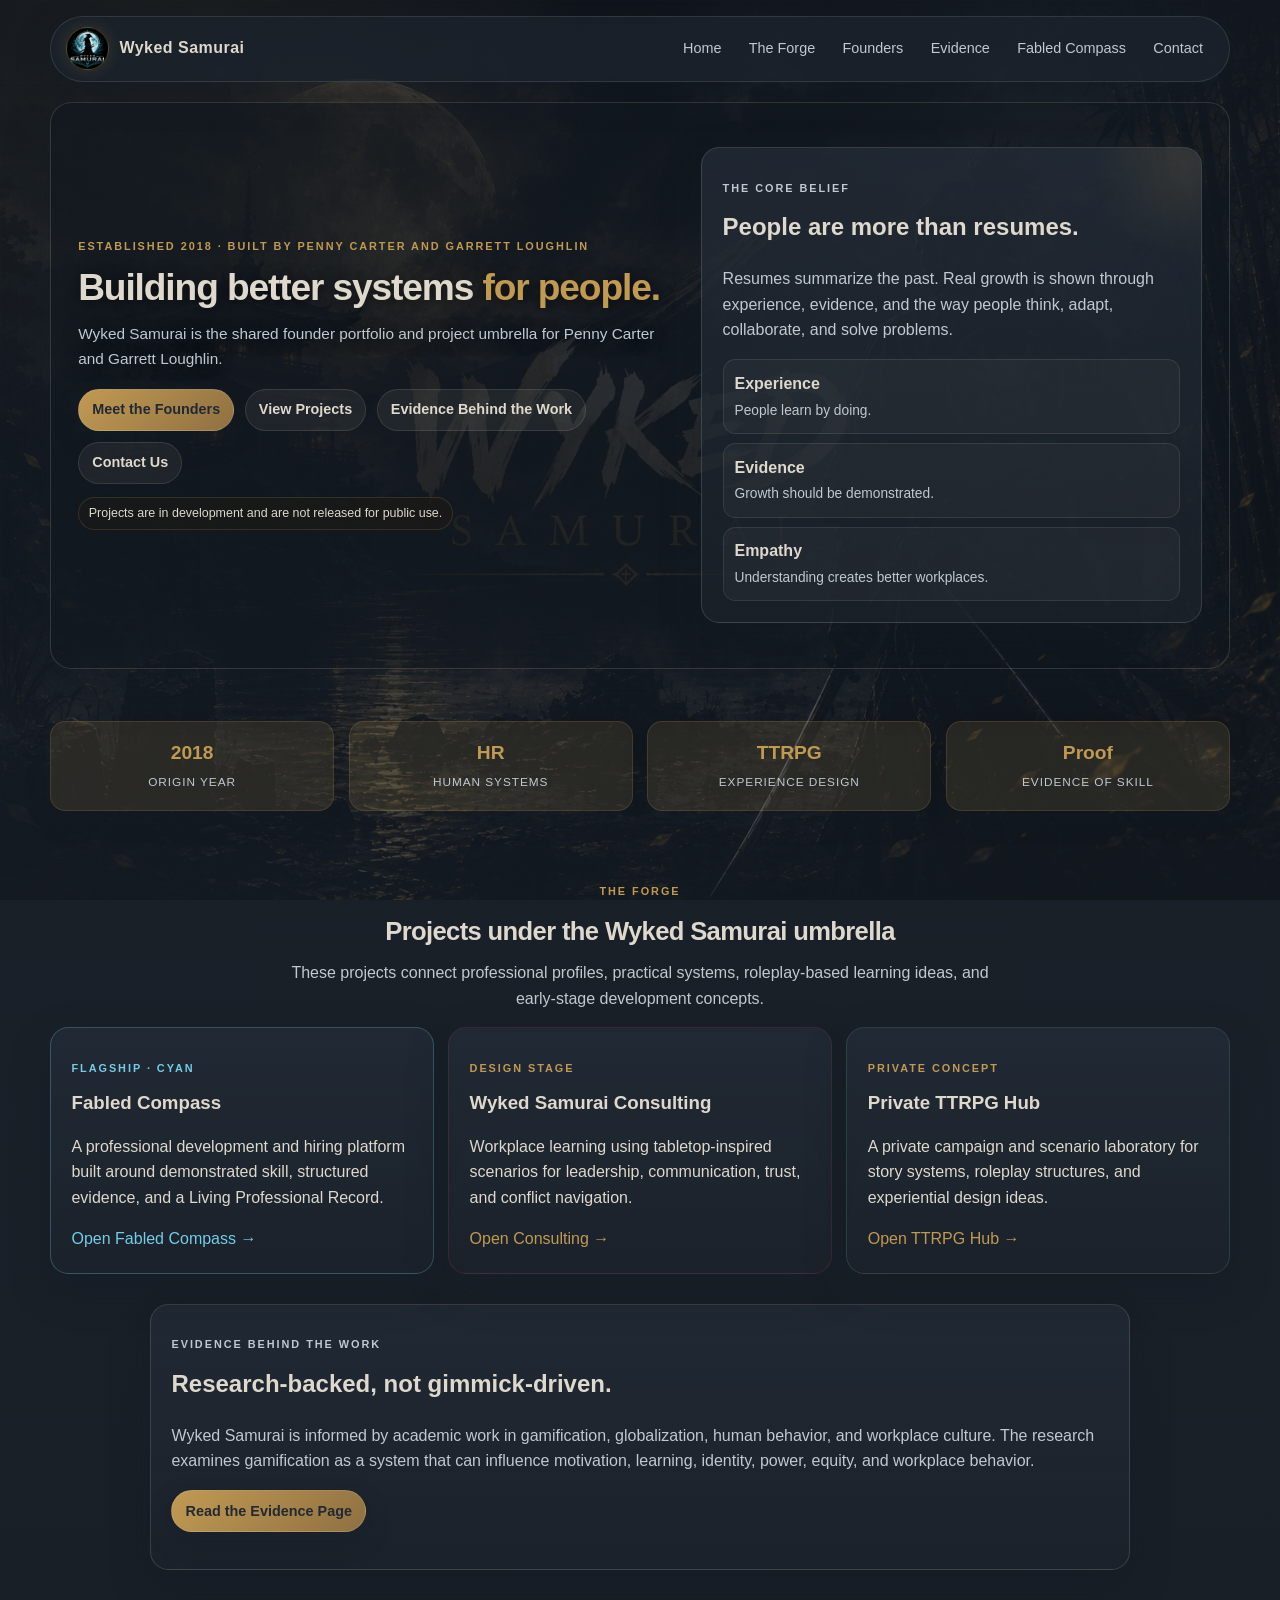
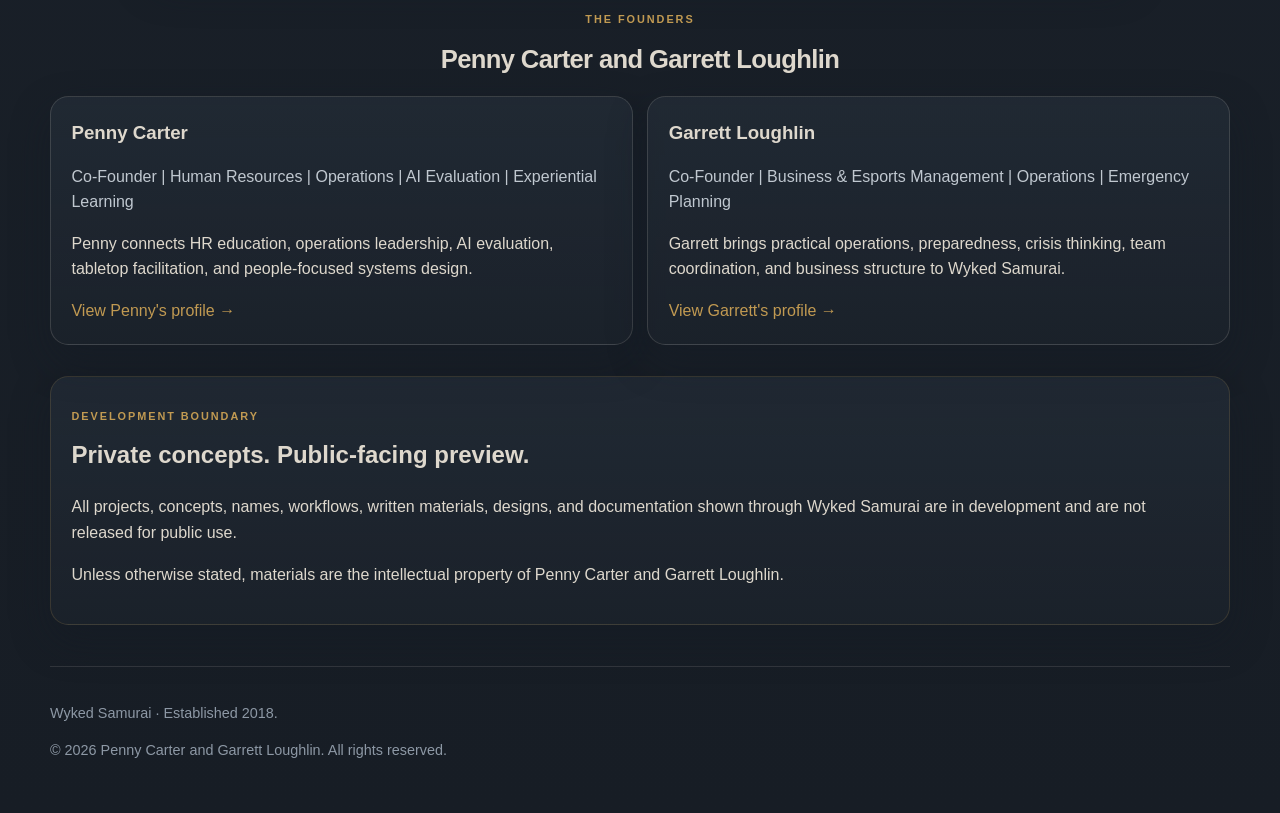
<file: index.html>
<!DOCTYPE html>
<html lang="en">
<head>
  <meta charset="UTF-8" />
  <meta name="viewport" content="width=device-width, initial-scale=1.0" />
  <title>Wyked Samurai | Founder Portfolio</title>
  <link rel="stylesheet" href="assets/styles-crisp.css" />
  <link rel="stylesheet" href="assets/background.css" />
  <link rel="stylesheet" href="assets/background-visible.css" />
</head>
<body>
  <header class="site-header">
    <a class="brand" href="index.html">Wyked Samurai</a>
    <nav>
      <a href="index.html">Home</a>
      <a href="#forge">The Forge</a>
      <a href="#founders">Founders</a>
      <a href="evidence.html">Evidence</a>
      <a href="https://fabled-compass.vercel.app/">Fabled Compass</a>
      <a href="contact.html">Contact</a>
    </nav>
  </header>

  <main>
    <section class="hero">
      <div class="hero-copy">
        <p class="eyebrow">Established 2018 · Built by Penny Carter and Garrett Loughlin</p>
        <h1>Building better systems <span>for people.</span></h1>
        <p class="lead">Wyked Samurai is the shared founder portfolio and project umbrella for Penny Carter and Garrett Loughlin.</p>
        <div class="button-row">
          <a class="button primary" href="#founders">Meet the Founders</a>
          <a class="button secondary" href="#forge">View Projects</a>
          <a class="button secondary" href="evidence.html">Evidence Behind the Work</a>
          <a class="button secondary" href="contact.html">Contact Us</a>
        </div>
        <p class="notice">Projects are in development and are not released for public use.</p>
      </div>

      <aside class="hero-panel">
        <p class="eyebrow">The core belief</p>
        <h2>People are more than resumes.</h2>
        <p>Resumes summarize the past. Real growth is shown through experience, evidence, and the way people think, adapt, collaborate, and solve problems.</p>
        <div class="stat-list">
          <div class="stat"><strong>Experience</strong><span>People learn by doing.</span></div>
          <div class="stat"><strong>Evidence</strong><span>Growth should be demonstrated.</span></div>
          <div class="stat"><strong>Empathy</strong><span>Understanding creates better workplaces.</span></div>
        </div>
      </aside>
    </section>

    <section class="metric-row" aria-label="Wyked Samurai focus areas">
      <div class="metric"><div><strong>2018</strong><span>Origin Year</span></div></div>
      <div class="metric"><div><strong>HR</strong><span>Human Systems</span></div></div>
      <div class="metric"><div><strong>TTRPG</strong><span>Experience Design</span></div></div>
      <div class="metric"><div><strong>Proof</strong><span>Evidence of Skill</span></div></div>
    </section>

    <section id="forge">
      <div class="section-heading">
        <p class="eyebrow">The Forge</p>
        <h2>Projects under the Wyked Samurai umbrella</h2>
        <p>These projects connect professional profiles, practical systems, roleplay-based learning ideas, and early-stage development concepts.</p>
      </div>
      <div class="grid three">
        <article class="card project-card fabled">
          <p class="eyebrow">Flagship · Cyan</p>
          <h3>Fabled Compass</h3>
          <p>A professional development and hiring platform built around demonstrated skill, structured evidence, and a Living Professional Record.</p>
          <a href="https://fabled-compass.vercel.app/">Open Fabled Compass →</a>
        </article>
        <article class="card project-card consulting">
          <p class="eyebrow">Design Stage</p>
          <h3>Wyked Samurai Consulting</h3>
          <p>Workplace learning using tabletop-inspired scenarios for leadership, communication, trust, and conflict navigation.</p>
          <a href="projects/consulting.html">Open Consulting →</a>
        </article>
        <article class="card project-card ttrpg">
          <p class="eyebrow">Private Concept</p>
          <h3>Private TTRPG Hub</h3>
          <p>A private campaign and scenario laboratory for story systems, roleplay structures, and experiential design ideas.</p>
          <a href="projects/ttrpg-hub.html">Open TTRPG Hub →</a>
        </article>
      </div>
    </section>

    <section class="story-panel">
      <p class="eyebrow">Evidence Behind the Work</p>
      <h2>Research-backed, not gimmick-driven.</h2>
      <p>Wyked Samurai is informed by academic work in gamification, globalization, human behavior, and workplace culture. The research examines gamification as a system that can influence motivation, learning, identity, power, equity, and workplace behavior.</p>
      <p><a class="button primary" href="evidence.html">Read the Evidence Page</a></p>
    </section>

    <section id="founders">
      <div class="section-heading">
        <p class="eyebrow">The Founders</p>
        <h2>Penny Carter and Garrett Loughlin</h2>
      </div>
      <div class="grid two">
        <article class="card">
          <h3>Penny Carter</h3>
          <p class="role">Co-Founder | Human Resources | Operations | AI Evaluation | Experiential Learning</p>
          <p>Penny connects HR education, operations leadership, AI evaluation, tabletop facilitation, and people-focused systems design.</p>
          <a href="founders/penny.html">View Penny's profile →</a>
        </article>
        <article class="card">
          <h3>Garrett Loughlin</h3>
          <p class="role">Co-Founder | Business & Esports Management | Operations | Emergency Planning</p>
          <p>Garrett brings practical operations, preparedness, crisis thinking, team coordination, and business structure to Wyked Samurai.</p>
          <a href="founders/garrett.html">View Garrett's profile →</a>
        </article>
      </div>
    </section>

    <section class="ip-block">
      <p class="eyebrow">Development Boundary</p>
      <h2>Private concepts. Public-facing preview.</h2>
      <p>All projects, concepts, names, workflows, written materials, designs, and documentation shown through Wyked Samurai are in development and are not released for public use.</p>
      <p>Unless otherwise stated, materials are the intellectual property of Penny Carter and Garrett Loughlin.</p>
    </section>
  </main>

  <footer>
    <p>Wyked Samurai · Established 2018.</p>
    <p>© 2026 Penny Carter and Garrett Loughlin. All rights reserved.</p>
  </footer>
</body>
</html>
</file>
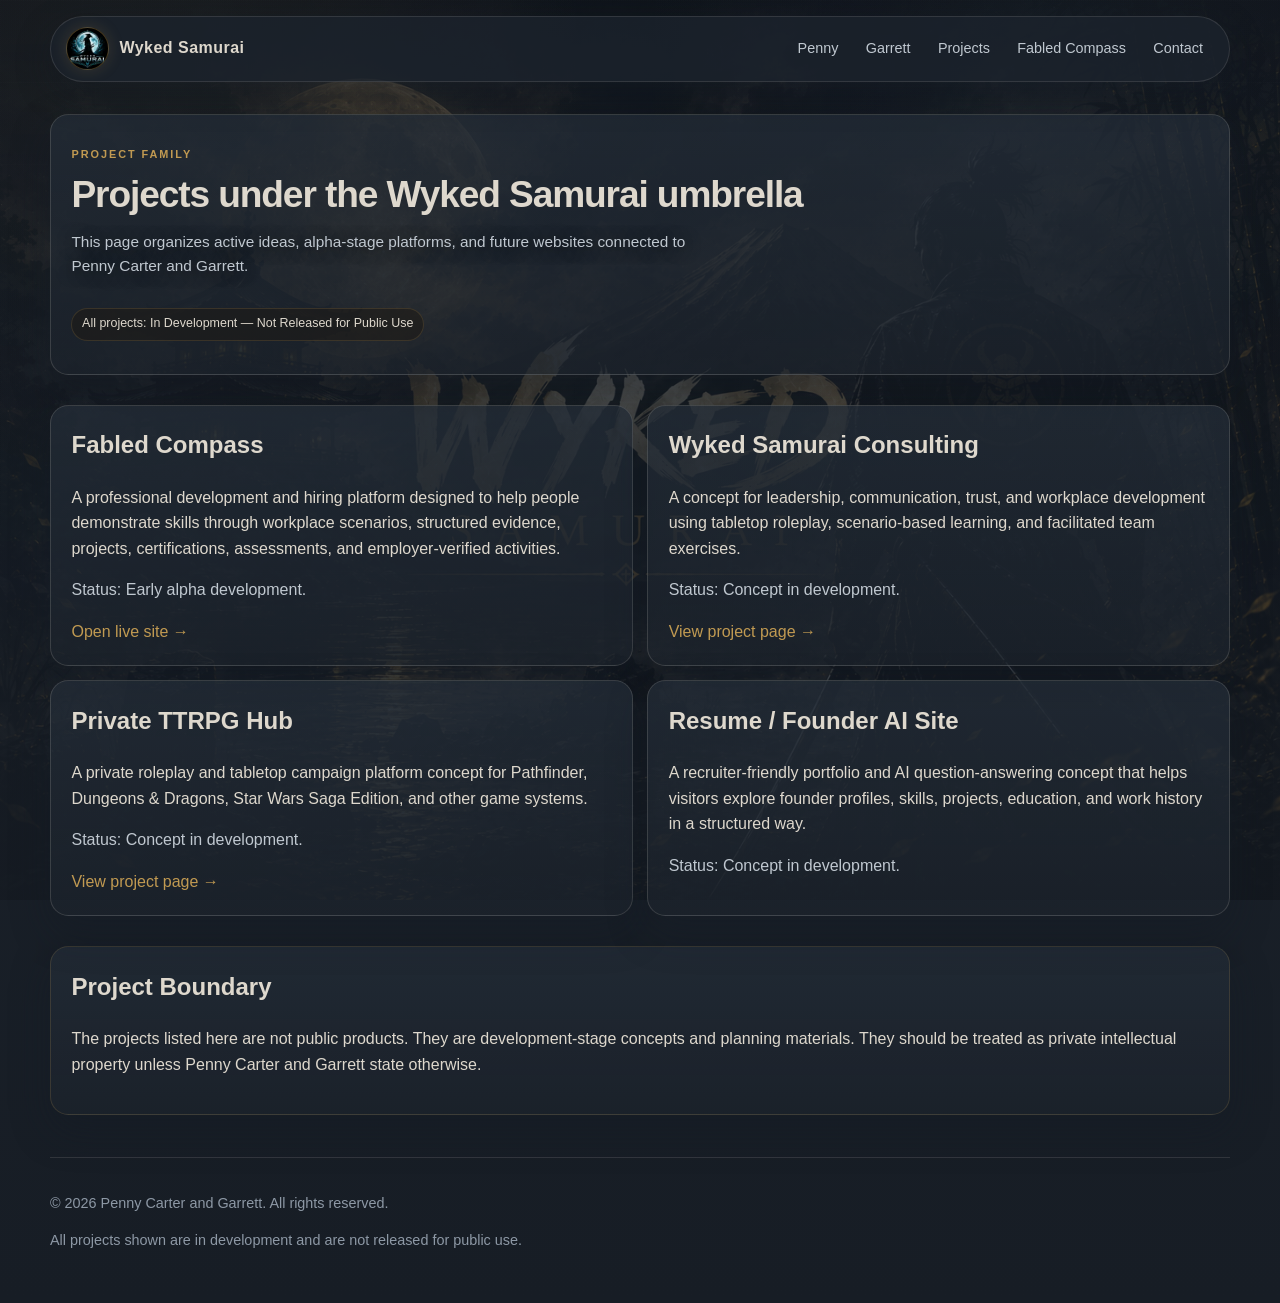
<file: projects/index.html>
<!DOCTYPE html>
<html lang="en">
<head>
  <meta charset="UTF-8" />
  <meta name="viewport" content="width=device-width, initial-scale=1.0" />
  <title>Projects | Wyked Samurai</title>
  <link rel="stylesheet" href="../assets/styles.css" />
</head>
<body>
  <header class="site-header">
    <a class="brand" href="../index.html">Wyked Samurai</a>
    <nav>
      <a href="../founders/penny.html">Penny</a>
      <a href="../founders/garrett.html">Garrett</a>
      <a href="index.html">Projects</a>
      <a href="https://fabled-compass.vercel.app/">Fabled Compass</a>
      <a href="../contact.html">Contact</a>
    </nav>
  </header>

  <main>
    <section class="page-title">
      <p class="eyebrow">Project Family</p>
      <h1>Projects under the Wyked Samurai umbrella</h1>
      <p class="lead">This page organizes active ideas, alpha-stage platforms, and future websites connected to Penny Carter and Garrett.</p>
      <p class="status-pill">All projects: In Development — Not Released for Public Use</p>
    </section>

    <section class="grid two">
      <article class="card">
        <h2>Fabled Compass</h2>
        <p>A professional development and hiring platform designed to help people demonstrate skills through workplace scenarios, structured evidence, projects, certifications, assessments, and employer-verified activities.</p>
        <p class="muted">Status: Early alpha development.</p>
        <a href="https://fabled-compass.vercel.app/">Open live site →</a>
      </article>
      <article class="card">
        <h2>Wyked Samurai Consulting</h2>
        <p>A concept for leadership, communication, trust, and workplace development using tabletop roleplay, scenario-based learning, and facilitated team exercises.</p>
        <p class="muted">Status: Concept in development.</p>
        <a href="consulting.html">View project page →</a>
      </article>
      <article class="card">
        <h2>Private TTRPG Hub</h2>
        <p>A private roleplay and tabletop campaign platform concept for Pathfinder, Dungeons & Dragons, Star Wars Saga Edition, and other game systems.</p>
        <p class="muted">Status: Concept in development.</p>
        <a href="ttrpg-hub.html">View project page →</a>
      </article>
      <article class="card">
        <h2>Resume / Founder AI Site</h2>
        <p>A recruiter-friendly portfolio and AI question-answering concept that helps visitors explore founder profiles, skills, projects, education, and work history in a structured way.</p>
        <p class="muted">Status: Concept in development.</p>
      </article>
    </section>

    <section class="ip-block">
      <h2>Project Boundary</h2>
      <p>The projects listed here are not public products. They are development-stage concepts and planning materials. They should be treated as private intellectual property unless Penny Carter and Garrett state otherwise.</p>
    </section>
  </main>

  <footer>
    <p>© 2026 Penny Carter and Garrett. All rights reserved.</p>
    <p>All projects shown are in development and are not released for public use.</p>
  </footer>
</body>
</html>
</file>
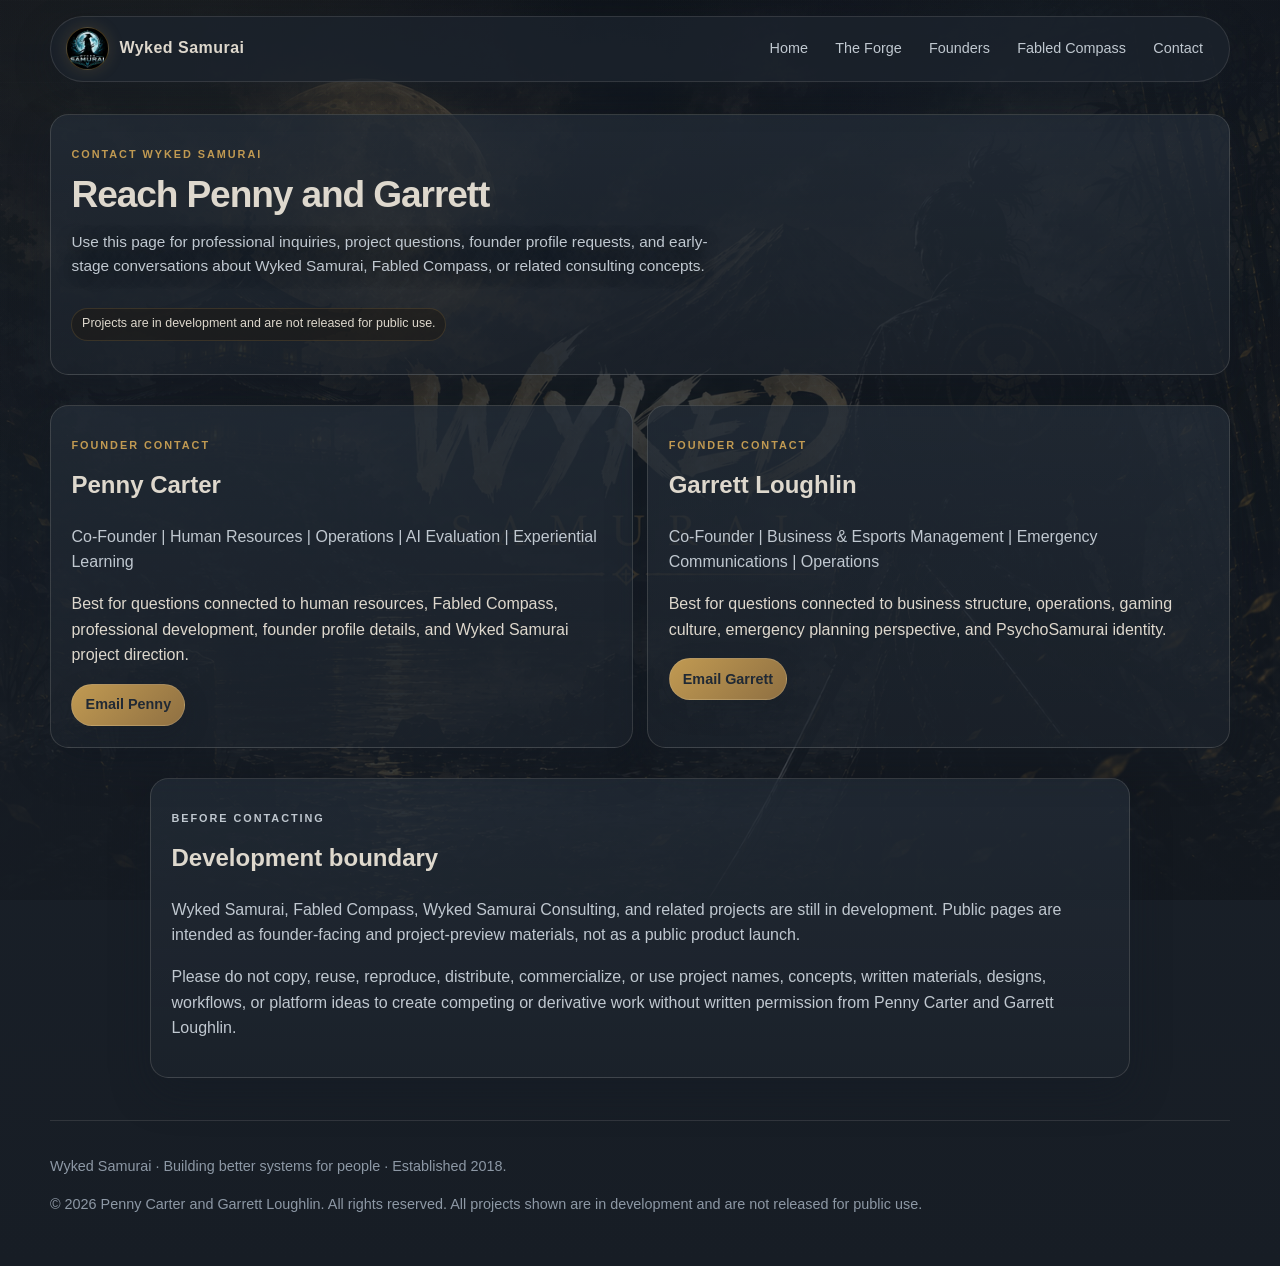
<file: contact.html>
<!DOCTYPE html>
<html lang="en">
<head>
  <meta charset="UTF-8" />
  <meta name="viewport" content="width=device-width, initial-scale=1.0" />
  <title>Contact | Wyked Samurai</title>
  <link rel="stylesheet" href="assets/styles.css" />
</head>
<body>
  <header class="site-header">
    <a class="brand" href="index.html">Wyked Samurai</a>
    <nav>
      <a href="index.html">Home</a>
      <a href="index.html#forge">The Forge</a>
      <a href="index.html#founders">Founders</a>
      <a href="https://fabled-compass.vercel.app/">Fabled Compass</a>
      <a href="contact.html">Contact</a>
    </nav>
  </header>

  <main>
    <section class="page-title">
      <p class="eyebrow">Contact Wyked Samurai</p>
      <h1>Reach Penny and Garrett</h1>
      <p class="lead">Use this page for professional inquiries, project questions, founder profile requests, and early-stage conversations about Wyked Samurai, Fabled Compass, or related consulting concepts.</p>
      <p class="status-pill">Projects are in development and are not released for public use.</p>
    </section>

    <section class="grid two">
      <article class="card">
        <p class="eyebrow">Founder Contact</p>
        <h2>Penny Carter</h2>
        <p class="role">Co-Founder | Human Resources | Operations | AI Evaluation | Experiential Learning</p>
        <p>Best for questions connected to human resources, Fabled Compass, professional development, founder profile details, and Wyked Samurai project direction.</p>
        <p><a class="button primary" href="mailto:pjcarter2420@gmail.com">Email Penny</a></p>
      </article>

      <article class="card">
        <p class="eyebrow">Founder Contact</p>
        <h2>Garrett Loughlin</h2>
        <p class="role">Co-Founder | Business & Esports Management | Emergency Communications | Operations</p>
        <p>Best for questions connected to business structure, operations, gaming culture, emergency planning perspective, and PsychoSamurai identity.</p>
        <p><a class="button primary" href="mailto:Psychosamurai88@yahoo.com">Email Garrett</a></p>
      </article>
    </section>

    <section class="story-panel">
      <p class="eyebrow">Before contacting</p>
      <h2>Development boundary</h2>
      <p>Wyked Samurai, Fabled Compass, Wyked Samurai Consulting, and related projects are still in development. Public pages are intended as founder-facing and project-preview materials, not as a public product launch.</p>
      <p>Please do not copy, reuse, reproduce, distribute, commercialize, or use project names, concepts, written materials, designs, workflows, or platform ideas to create competing or derivative work without written permission from Penny Carter and Garrett Loughlin.</p>
    </section>
  </main>

  <footer>
    <p>Wyked Samurai · Building better systems for people · Established 2018.</p>
    <p>© 2026 Penny Carter and Garrett Loughlin. All rights reserved. All projects shown are in development and are not released for public use.</p>
  </footer>
</body>
</html>
</file>
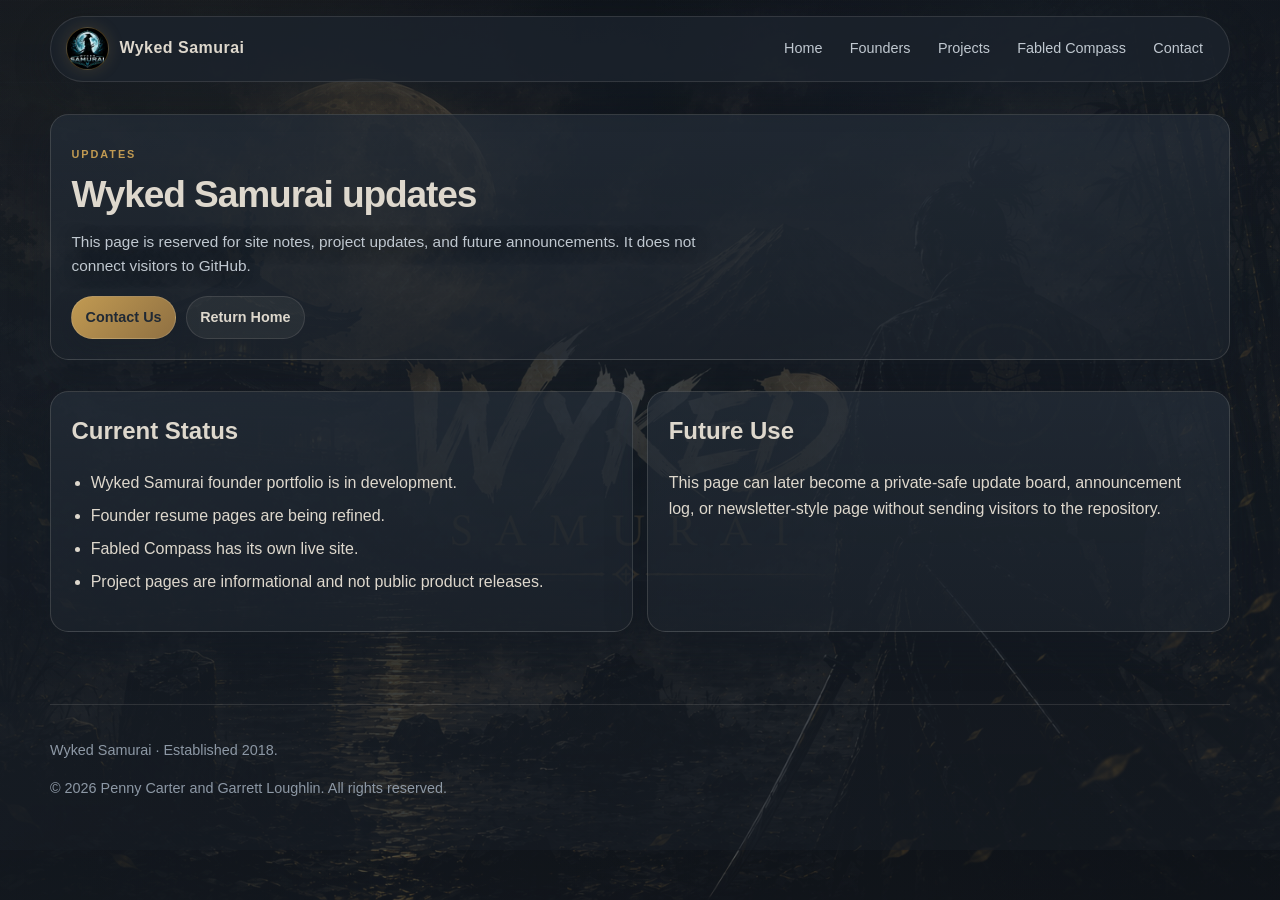
<file: discussion.html>
<!DOCTYPE html>
<html lang="en">
<head>
  <meta charset="UTF-8" />
  <meta name="viewport" content="width=device-width, initial-scale=1.0" />
  <title>Updates | Wyked Samurai</title>
  <link rel="stylesheet" href="assets/styles.css" />
</head>
<body>
  <header class="site-header">
    <a class="brand" href="index.html">Wyked Samurai</a>
    <nav>
      <a href="index.html">Home</a>
      <a href="index.html#founders">Founders</a>
      <a href="projects/index.html">Projects</a>
      <a href="https://fabled-compass.vercel.app/">Fabled Compass</a>
      <a href="contact.html">Contact</a>
    </nav>
  </header>

  <main>
    <section class="page-title">
      <p class="eyebrow">Updates</p>
      <h1>Wyked Samurai updates</h1>
      <p class="lead">This page is reserved for site notes, project updates, and future announcements. It does not connect visitors to GitHub.</p>
      <div class="button-row">
        <a class="button primary" href="contact.html">Contact Us</a>
        <a class="button secondary" href="index.html">Return Home</a>
      </div>
    </section>

    <section class="grid two">
      <article class="card">
        <h2>Current Status</h2>
        <ul class="content-list">
          <li>Wyked Samurai founder portfolio is in development.</li>
          <li>Founder resume pages are being refined.</li>
          <li>Fabled Compass has its own live site.</li>
          <li>Project pages are informational and not public product releases.</li>
        </ul>
      </article>
      <article class="card">
        <h2>Future Use</h2>
        <p>This page can later become a private-safe update board, announcement log, or newsletter-style page without sending visitors to the repository.</p>
      </article>
    </section>
  </main>

  <footer>
    <p>Wyked Samurai · Established 2018.</p>
    <p>© 2026 Penny Carter and Garrett Loughlin. All rights reserved.</p>
  </footer>
</body>
</html>
</file>
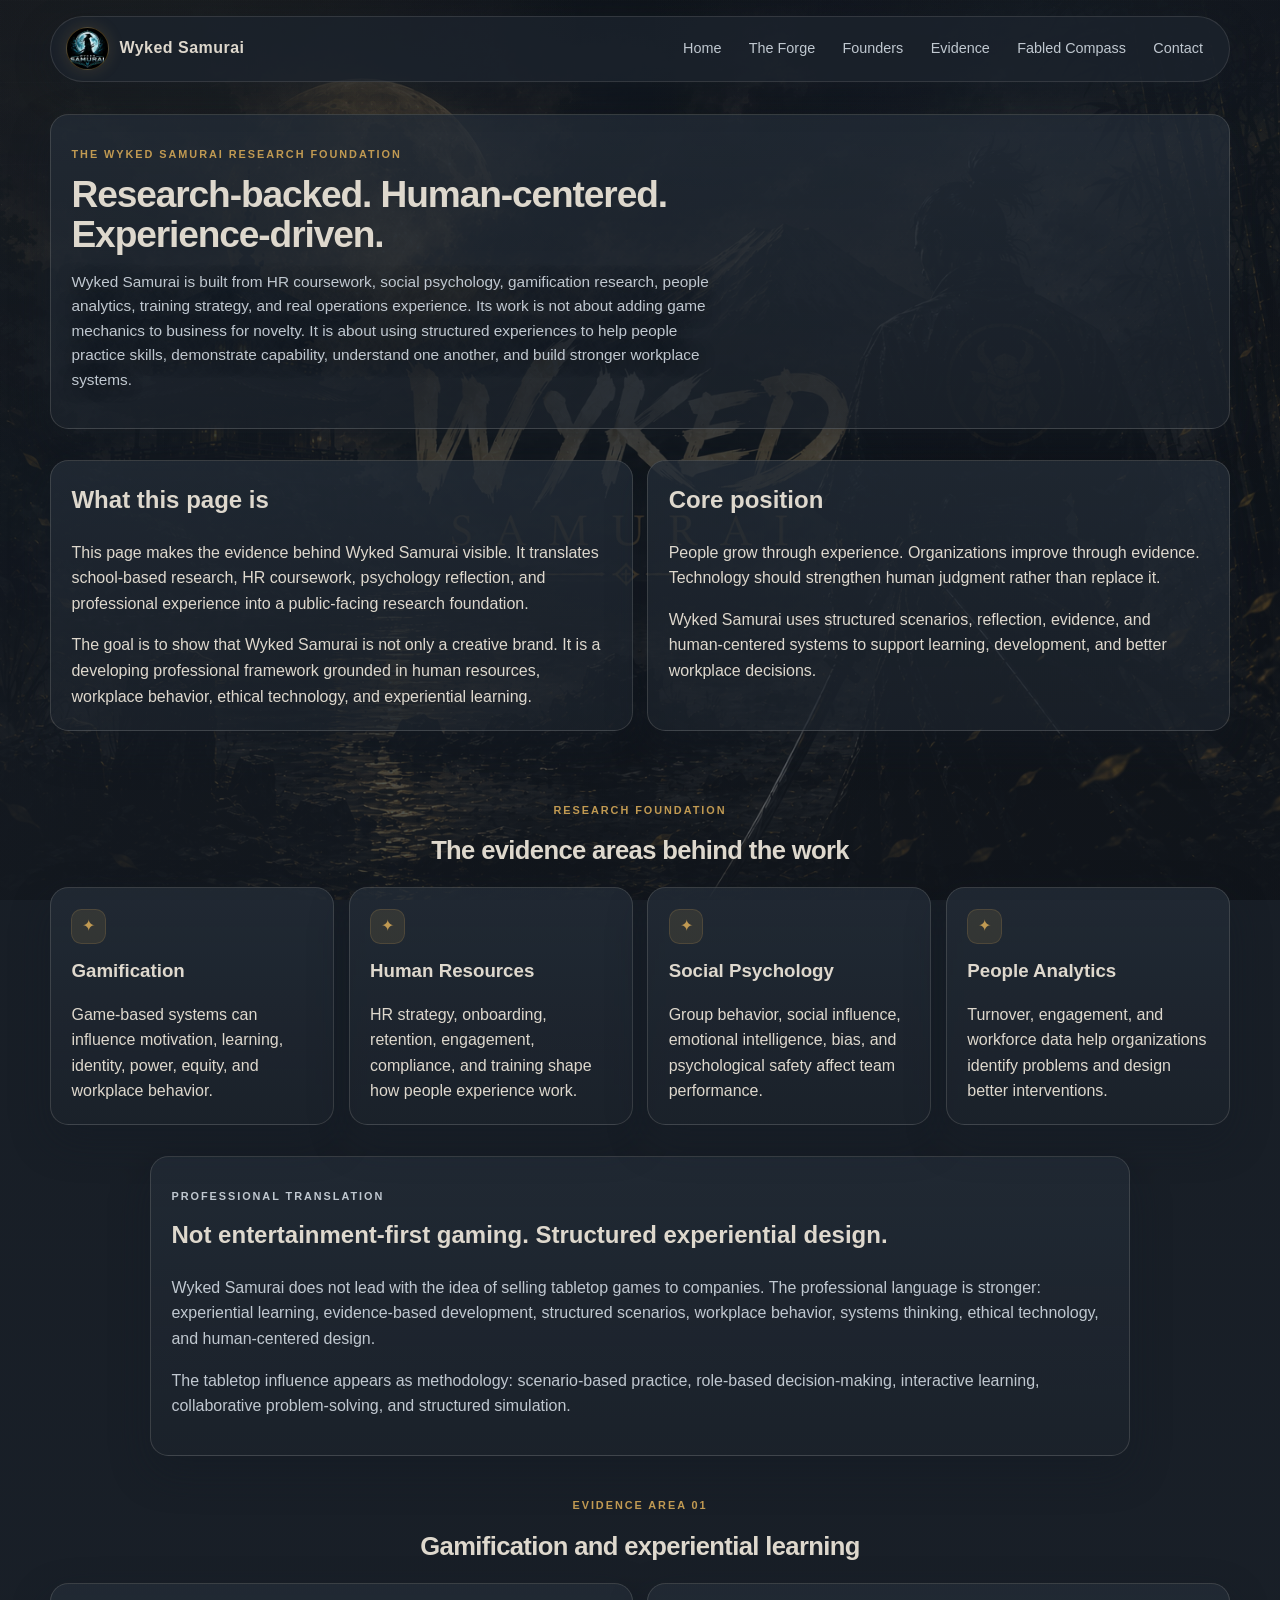
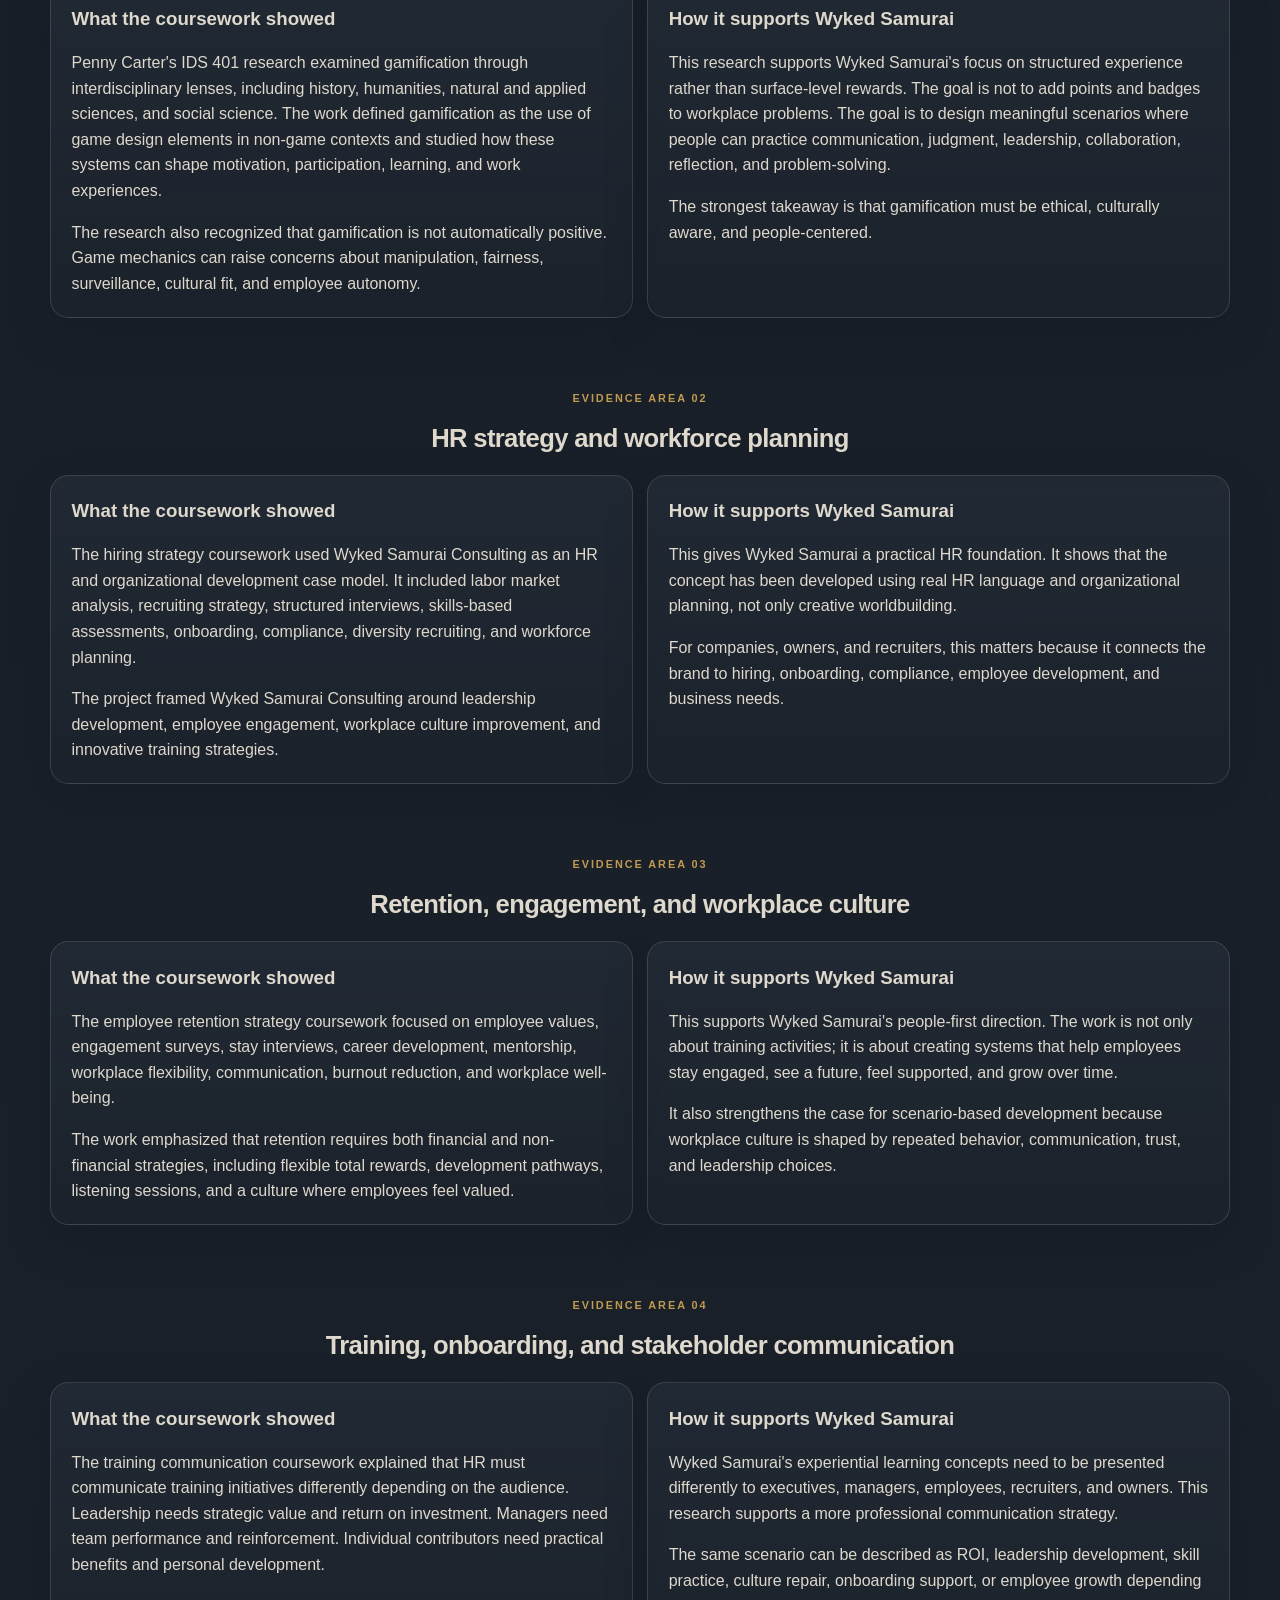
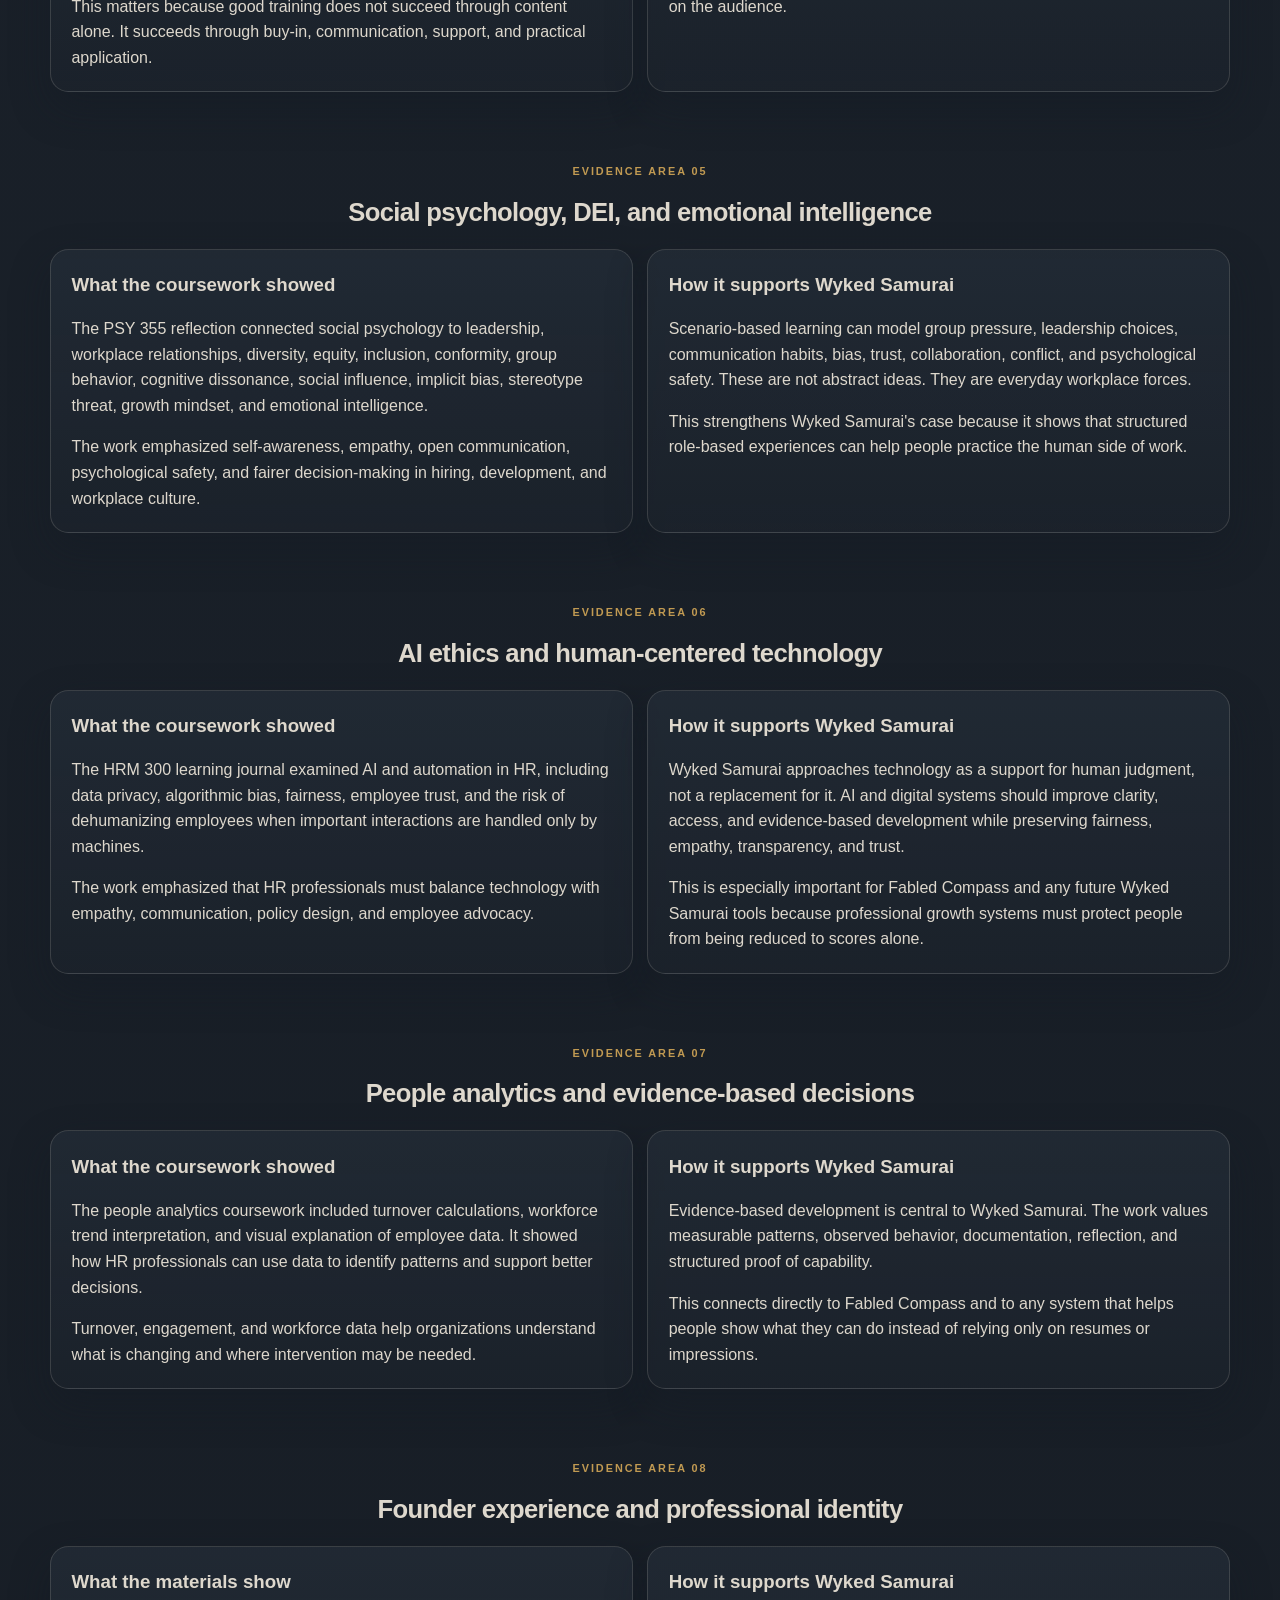
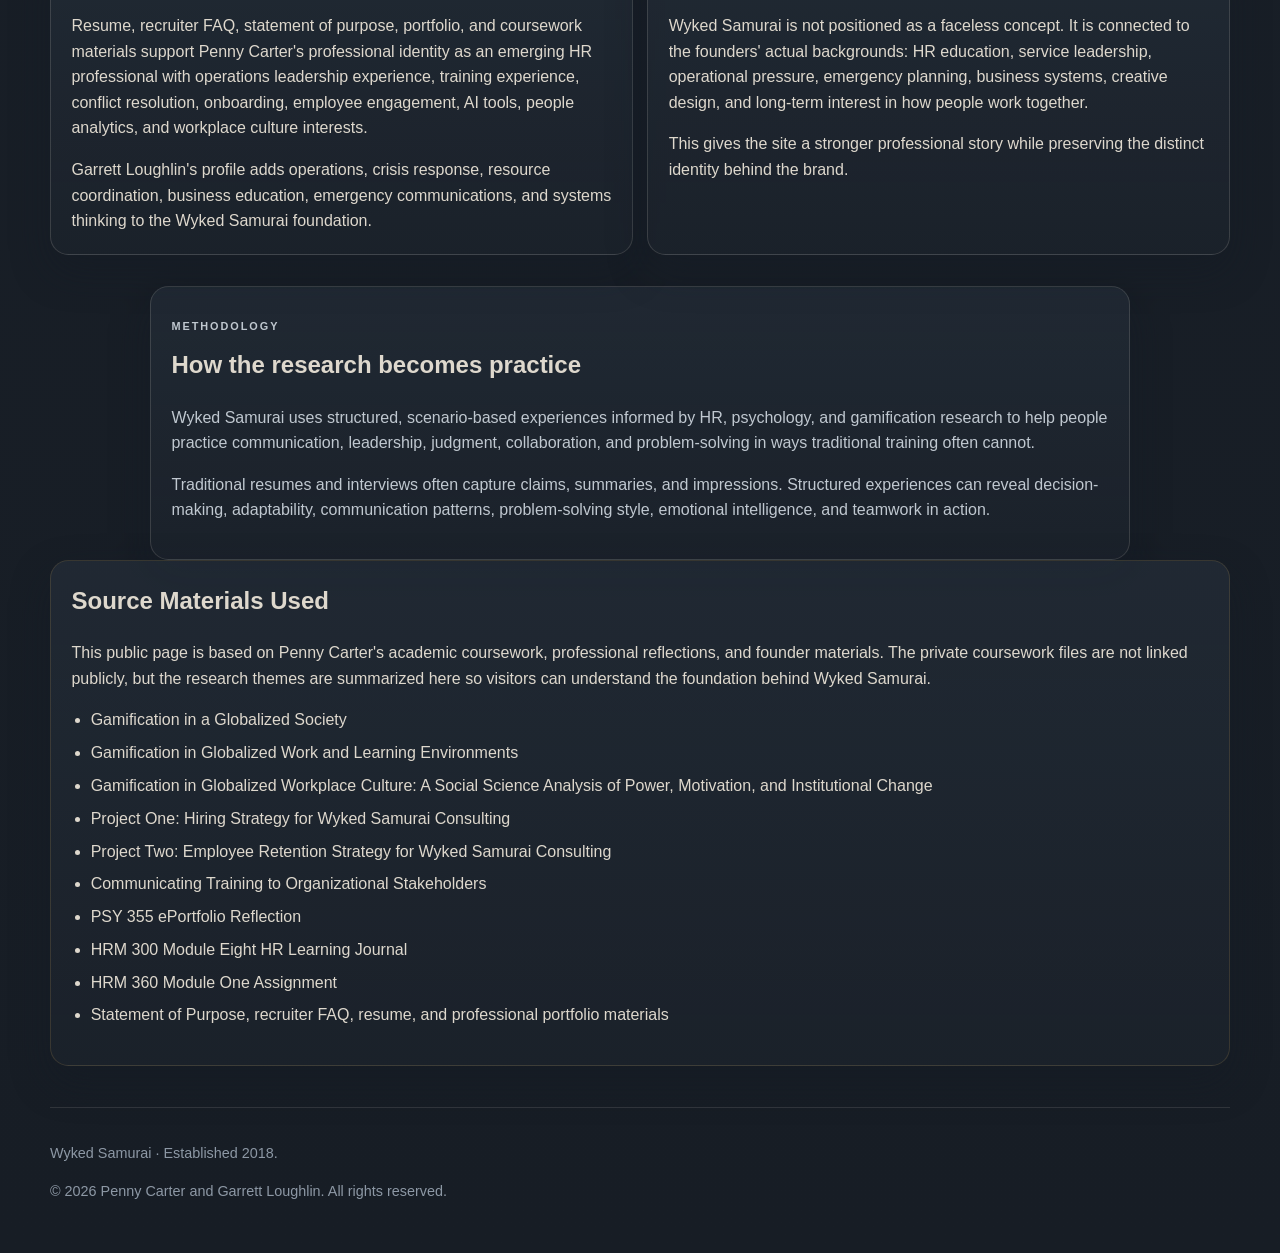
<file: evidence.html>
<!DOCTYPE html>
<html lang="en">
<head>
  <meta charset="UTF-8" />
  <meta name="viewport" content="width=device-width, initial-scale=1.0" />
  <title>Research Foundation | Wyked Samurai</title>
  <link rel="stylesheet" href="assets/styles.css" />
</head>
<body>
  <header class="site-header">
    <a class="brand" href="index.html">Wyked Samurai</a>
    <nav>
      <a href="index.html">Home</a>
      <a href="index.html#forge">The Forge</a>
      <a href="index.html#founders">Founders</a>
      <a href="evidence.html">Evidence</a>
      <a href="https://fabled-compass.vercel.app/">Fabled Compass</a>
      <a href="contact.html">Contact</a>
    </nav>
  </header>

  <main>
    <section class="page-title">
      <p class="eyebrow">The Wyked Samurai Research Foundation</p>
      <h1>Research-backed. Human-centered. Experience-driven.</h1>
      <p class="lead">Wyked Samurai is built from HR coursework, social psychology, gamification research, people analytics, training strategy, and real operations experience. Its work is not about adding game mechanics to business for novelty. It is about using structured experiences to help people practice skills, demonstrate capability, understand one another, and build stronger workplace systems.</p>
    </section>

    <section class="grid two">
      <article class="card">
        <h2>What this page is</h2>
        <p>This page makes the evidence behind Wyked Samurai visible. It translates school-based research, HR coursework, psychology reflection, and professional experience into a public-facing research foundation.</p>
        <p>The goal is to show that Wyked Samurai is not only a creative brand. It is a developing professional framework grounded in human resources, workplace behavior, ethical technology, and experiential learning.</p>
      </article>
      <article class="card">
        <h2>Core position</h2>
        <p>People grow through experience. Organizations improve through evidence. Technology should strengthen human judgment rather than replace it.</p>
        <p>Wyked Samurai uses structured scenarios, reflection, evidence, and human-centered systems to support learning, development, and better workplace decisions.</p>
      </article>
    </section>

    <section>
      <div class="section-heading">
        <p class="eyebrow">Research Foundation</p>
        <h2>The evidence areas behind the work</h2>
      </div>
      <div class="grid four">
        <article class="card icon-card"><h3>Gamification</h3><p>Game-based systems can influence motivation, learning, identity, power, equity, and workplace behavior.</p></article>
        <article class="card icon-card"><h3>Human Resources</h3><p>HR strategy, onboarding, retention, engagement, compliance, and training shape how people experience work.</p></article>
        <article class="card icon-card"><h3>Social Psychology</h3><p>Group behavior, social influence, emotional intelligence, bias, and psychological safety affect team performance.</p></article>
        <article class="card icon-card"><h3>People Analytics</h3><p>Turnover, engagement, and workforce data help organizations identify problems and design better interventions.</p></article>
      </div>
    </section>

    <section class="story-panel">
      <p class="eyebrow">Professional Translation</p>
      <h2>Not entertainment-first gaming. Structured experiential design.</h2>
      <p>Wyked Samurai does not lead with the idea of selling tabletop games to companies. The professional language is stronger: experiential learning, evidence-based development, structured scenarios, workplace behavior, systems thinking, ethical technology, and human-centered design.</p>
      <p>The tabletop influence appears as methodology: scenario-based practice, role-based decision-making, interactive learning, collaborative problem-solving, and structured simulation.</p>
    </section>

    <section>
      <div class="section-heading">
        <p class="eyebrow">Evidence Area 01</p>
        <h2>Gamification and experiential learning</h2>
      </div>
      <div class="grid two">
        <article class="card">
          <h3>What the coursework showed</h3>
          <p>Penny Carter's IDS 401 research examined gamification through interdisciplinary lenses, including history, humanities, natural and applied sciences, and social science. The work defined gamification as the use of game design elements in non-game contexts and studied how these systems can shape motivation, participation, learning, and work experiences.</p>
          <p>The research also recognized that gamification is not automatically positive. Game mechanics can raise concerns about manipulation, fairness, surveillance, cultural fit, and employee autonomy.</p>
        </article>
        <article class="card">
          <h3>How it supports Wyked Samurai</h3>
          <p>This research supports Wyked Samurai's focus on structured experience rather than surface-level rewards. The goal is not to add points and badges to workplace problems. The goal is to design meaningful scenarios where people can practice communication, judgment, leadership, collaboration, reflection, and problem-solving.</p>
          <p>The strongest takeaway is that gamification must be ethical, culturally aware, and people-centered.</p>
        </article>
      </div>
    </section>

    <section>
      <div class="section-heading">
        <p class="eyebrow">Evidence Area 02</p>
        <h2>HR strategy and workforce planning</h2>
      </div>
      <div class="grid two">
        <article class="card">
          <h3>What the coursework showed</h3>
          <p>The hiring strategy coursework used Wyked Samurai Consulting as an HR and organizational development case model. It included labor market analysis, recruiting strategy, structured interviews, skills-based assessments, onboarding, compliance, diversity recruiting, and workforce planning.</p>
          <p>The project framed Wyked Samurai Consulting around leadership development, employee engagement, workplace culture improvement, and innovative training strategies.</p>
        </article>
        <article class="card">
          <h3>How it supports Wyked Samurai</h3>
          <p>This gives Wyked Samurai a practical HR foundation. It shows that the concept has been developed using real HR language and organizational planning, not only creative worldbuilding.</p>
          <p>For companies, owners, and recruiters, this matters because it connects the brand to hiring, onboarding, compliance, employee development, and business needs.</p>
        </article>
      </div>
    </section>

    <section>
      <div class="section-heading">
        <p class="eyebrow">Evidence Area 03</p>
        <h2>Retention, engagement, and workplace culture</h2>
      </div>
      <div class="grid two">
        <article class="card">
          <h3>What the coursework showed</h3>
          <p>The employee retention strategy coursework focused on employee values, engagement surveys, stay interviews, career development, mentorship, workplace flexibility, communication, burnout reduction, and workplace well-being.</p>
          <p>The work emphasized that retention requires both financial and non-financial strategies, including flexible total rewards, development pathways, listening sessions, and a culture where employees feel valued.</p>
        </article>
        <article class="card">
          <h3>How it supports Wyked Samurai</h3>
          <p>This supports Wyked Samurai's people-first direction. The work is not only about training activities; it is about creating systems that help employees stay engaged, see a future, feel supported, and grow over time.</p>
          <p>It also strengthens the case for scenario-based development because workplace culture is shaped by repeated behavior, communication, trust, and leadership choices.</p>
        </article>
      </div>
    </section>

    <section>
      <div class="section-heading">
        <p class="eyebrow">Evidence Area 04</p>
        <h2>Training, onboarding, and stakeholder communication</h2>
      </div>
      <div class="grid two">
        <article class="card">
          <h3>What the coursework showed</h3>
          <p>The training communication coursework explained that HR must communicate training initiatives differently depending on the audience. Leadership needs strategic value and return on investment. Managers need team performance and reinforcement. Individual contributors need practical benefits and personal development.</p>
          <p>This matters because good training does not succeed through content alone. It succeeds through buy-in, communication, support, and practical application.</p>
        </article>
        <article class="card">
          <h3>How it supports Wyked Samurai</h3>
          <p>Wyked Samurai's experiential learning concepts need to be presented differently to executives, managers, employees, recruiters, and owners. This research supports a more professional communication strategy.</p>
          <p>The same scenario can be described as ROI, leadership development, skill practice, culture repair, onboarding support, or employee growth depending on the audience.</p>
        </article>
      </div>
    </section>

    <section>
      <div class="section-heading">
        <p class="eyebrow">Evidence Area 05</p>
        <h2>Social psychology, DEI, and emotional intelligence</h2>
      </div>
      <div class="grid two">
        <article class="card">
          <h3>What the coursework showed</h3>
          <p>The PSY 355 reflection connected social psychology to leadership, workplace relationships, diversity, equity, inclusion, conformity, group behavior, cognitive dissonance, social influence, implicit bias, stereotype threat, growth mindset, and emotional intelligence.</p>
          <p>The work emphasized self-awareness, empathy, open communication, psychological safety, and fairer decision-making in hiring, development, and workplace culture.</p>
        </article>
        <article class="card">
          <h3>How it supports Wyked Samurai</h3>
          <p>Scenario-based learning can model group pressure, leadership choices, communication habits, bias, trust, collaboration, conflict, and psychological safety. These are not abstract ideas. They are everyday workplace forces.</p>
          <p>This strengthens Wyked Samurai's case because it shows that structured role-based experiences can help people practice the human side of work.</p>
        </article>
      </div>
    </section>

    <section>
      <div class="section-heading">
        <p class="eyebrow">Evidence Area 06</p>
        <h2>AI ethics and human-centered technology</h2>
      </div>
      <div class="grid two">
        <article class="card">
          <h3>What the coursework showed</h3>
          <p>The HRM 300 learning journal examined AI and automation in HR, including data privacy, algorithmic bias, fairness, employee trust, and the risk of dehumanizing employees when important interactions are handled only by machines.</p>
          <p>The work emphasized that HR professionals must balance technology with empathy, communication, policy design, and employee advocacy.</p>
        </article>
        <article class="card">
          <h3>How it supports Wyked Samurai</h3>
          <p>Wyked Samurai approaches technology as a support for human judgment, not a replacement for it. AI and digital systems should improve clarity, access, and evidence-based development while preserving fairness, empathy, transparency, and trust.</p>
          <p>This is especially important for Fabled Compass and any future Wyked Samurai tools because professional growth systems must protect people from being reduced to scores alone.</p>
        </article>
      </div>
    </section>

    <section>
      <div class="section-heading">
        <p class="eyebrow">Evidence Area 07</p>
        <h2>People analytics and evidence-based decisions</h2>
      </div>
      <div class="grid two">
        <article class="card">
          <h3>What the coursework showed</h3>
          <p>The people analytics coursework included turnover calculations, workforce trend interpretation, and visual explanation of employee data. It showed how HR professionals can use data to identify patterns and support better decisions.</p>
          <p>Turnover, engagement, and workforce data help organizations understand what is changing and where intervention may be needed.</p>
        </article>
        <article class="card">
          <h3>How it supports Wyked Samurai</h3>
          <p>Evidence-based development is central to Wyked Samurai. The work values measurable patterns, observed behavior, documentation, reflection, and structured proof of capability.</p>
          <p>This connects directly to Fabled Compass and to any system that helps people show what they can do instead of relying only on resumes or impressions.</p>
        </article>
      </div>
    </section>

    <section>
      <div class="section-heading">
        <p class="eyebrow">Evidence Area 08</p>
        <h2>Founder experience and professional identity</h2>
      </div>
      <div class="grid two">
        <article class="card">
          <h3>What the materials show</h3>
          <p>Resume, recruiter FAQ, statement of purpose, portfolio, and coursework materials support Penny Carter's professional identity as an emerging HR professional with operations leadership experience, training experience, conflict resolution, onboarding, employee engagement, AI tools, people analytics, and workplace culture interests.</p>
          <p>Garrett Loughlin's profile adds operations, crisis response, resource coordination, business education, emergency communications, and systems thinking to the Wyked Samurai foundation.</p>
        </article>
        <article class="card">
          <h3>How it supports Wyked Samurai</h3>
          <p>Wyked Samurai is not positioned as a faceless concept. It is connected to the founders' actual backgrounds: HR education, service leadership, operational pressure, emergency planning, business systems, creative design, and long-term interest in how people work together.</p>
          <p>This gives the site a stronger professional story while preserving the distinct identity behind the brand.</p>
        </article>
      </div>
    </section>

    <section class="story-panel">
      <p class="eyebrow">Methodology</p>
      <h2>How the research becomes practice</h2>
      <p>Wyked Samurai uses structured, scenario-based experiences informed by HR, psychology, and gamification research to help people practice communication, leadership, judgment, collaboration, and problem-solving in ways traditional training often cannot.</p>
      <p>Traditional resumes and interviews often capture claims, summaries, and impressions. Structured experiences can reveal decision-making, adaptability, communication patterns, problem-solving style, emotional intelligence, and teamwork in action.</p>
    </section>

    <section class="ip-block">
      <h2>Source Materials Used</h2>
      <p>This public page is based on Penny Carter's academic coursework, professional reflections, and founder materials. The private coursework files are not linked publicly, but the research themes are summarized here so visitors can understand the foundation behind Wyked Samurai.</p>
      <ul class="content-list">
        <li>Gamification in a Globalized Society</li>
        <li>Gamification in Globalized Work and Learning Environments</li>
        <li>Gamification in Globalized Workplace Culture: A Social Science Analysis of Power, Motivation, and Institutional Change</li>
        <li>Project One: Hiring Strategy for Wyked Samurai Consulting</li>
        <li>Project Two: Employee Retention Strategy for Wyked Samurai Consulting</li>
        <li>Communicating Training to Organizational Stakeholders</li>
        <li>PSY 355 ePortfolio Reflection</li>
        <li>HRM 300 Module Eight HR Learning Journal</li>
        <li>HRM 360 Module One Assignment</li>
        <li>Statement of Purpose, recruiter FAQ, resume, and professional portfolio materials</li>
      </ul>
    </section>
  </main>

  <footer>
    <p>Wyked Samurai · Established 2018.</p>
    <p>© 2026 Penny Carter and Garrett Loughlin. All rights reserved.</p>
  </footer>
</body>
</html>
</file>
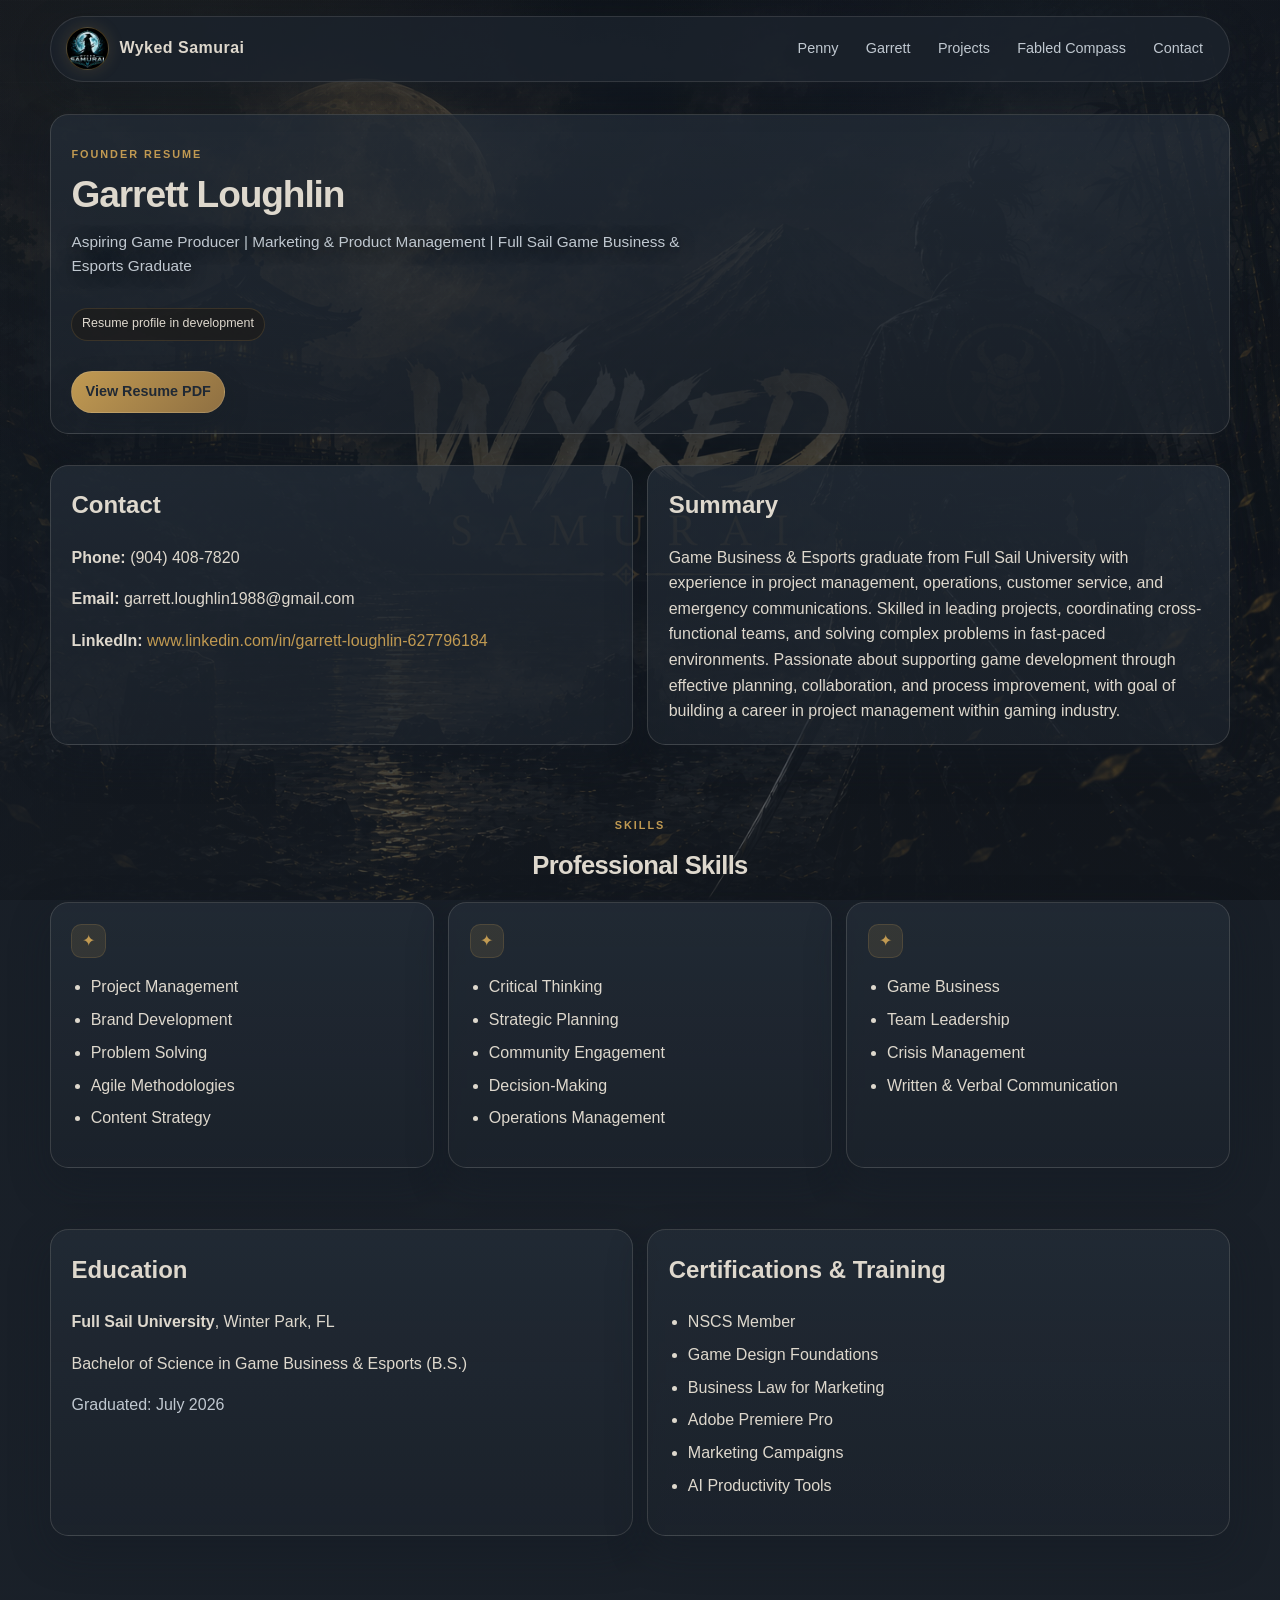
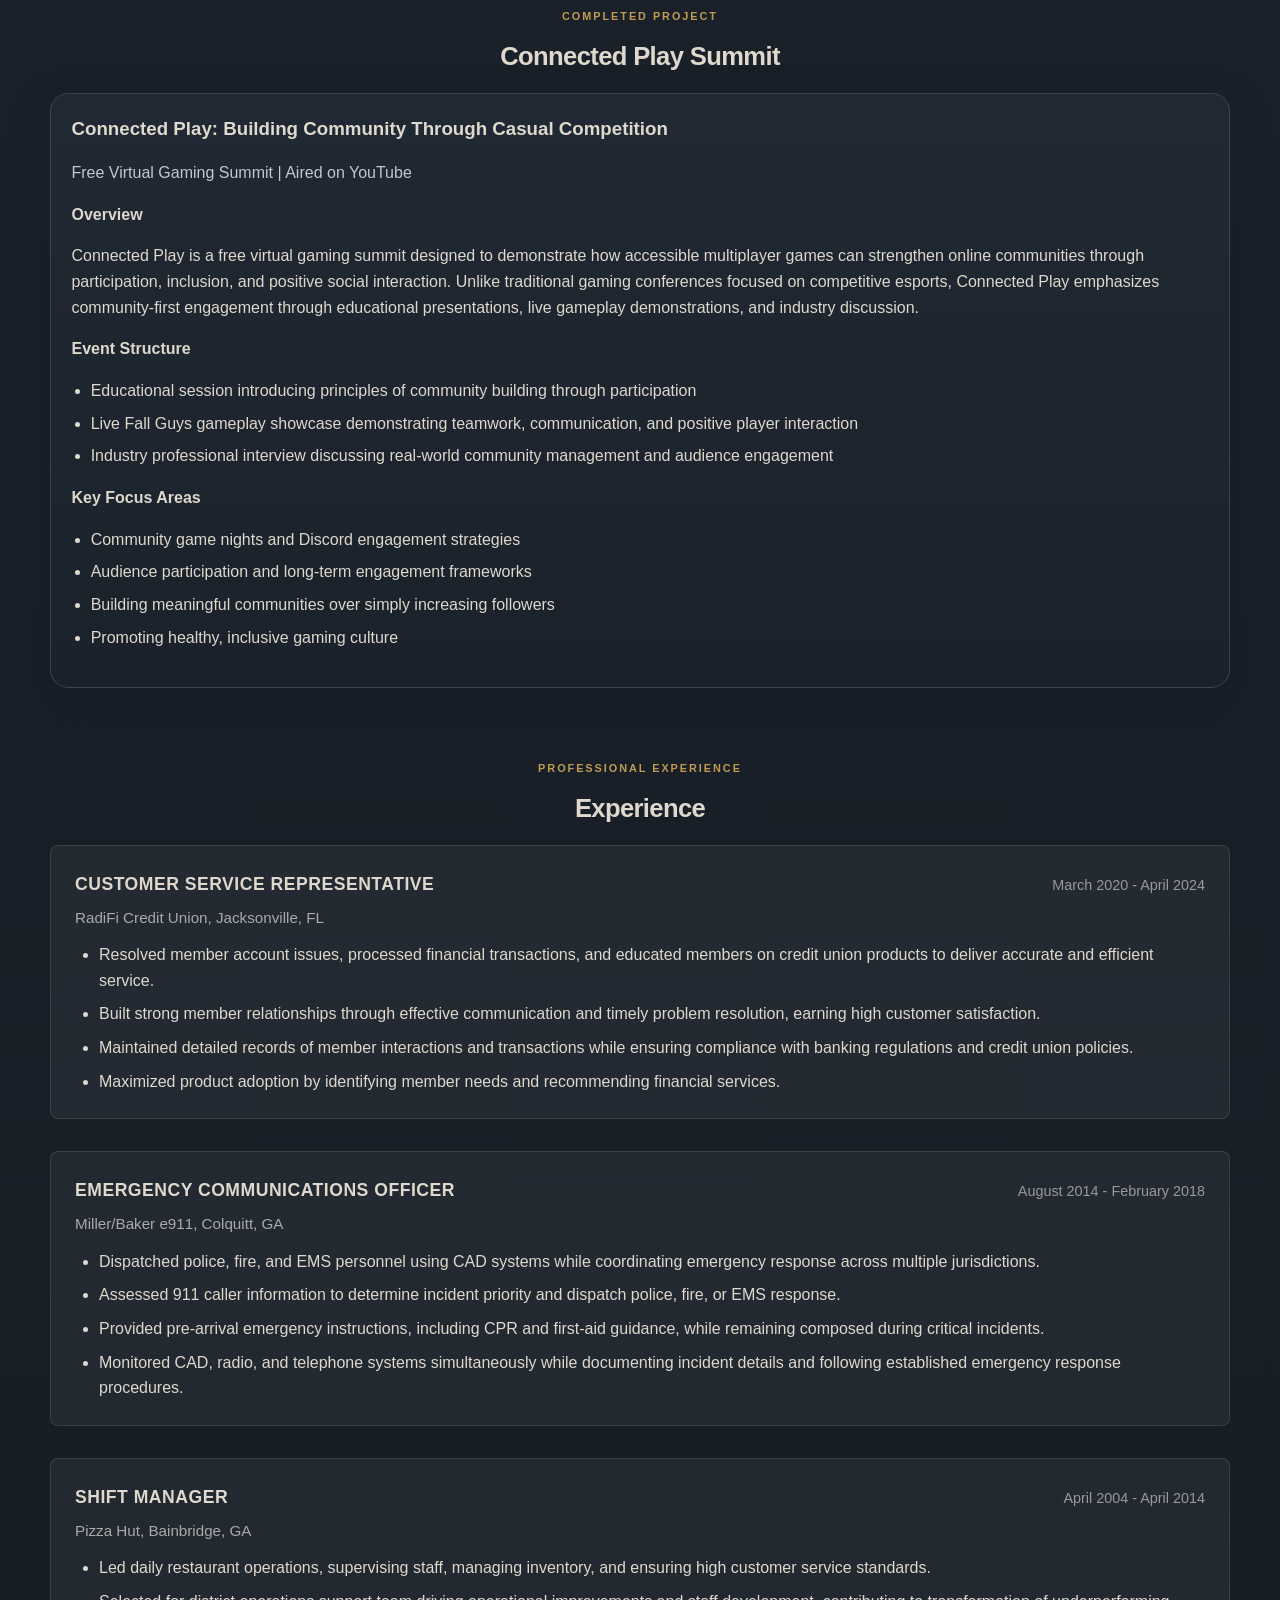
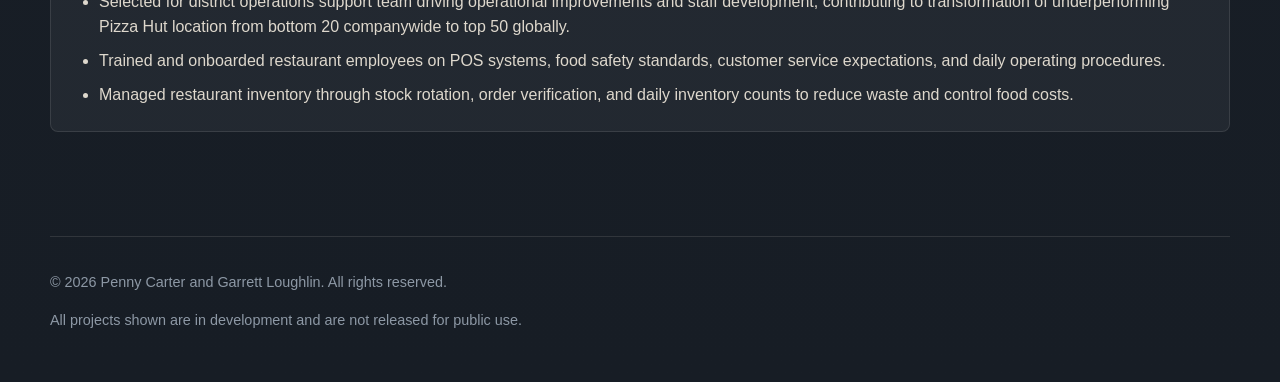
<file: founders/garrett.html>
<!DOCTYPE html>
<html lang="en">
<head>
  <meta charset="UTF-8" />
  <meta name="viewport" content="width=device-width, initial-scale=1.0" />
  <title>Garrett Loughlin | Wyked Samurai</title>
  <link rel="stylesheet" href="../assets/styles.css" />
</head>
<body>
  <header class="site-header">
    <a class="brand" href="../index.html">Wyked Samurai</a>
    <nav>
      <a href="penny.html">Penny</a>
      <a href="garrett.html">Garrett</a>
      <a href="../projects/index.html">Projects</a>
      <a href="https://fabled-compass.vercel.app/" target="_blank">Fabled Compass</a>
      <a href="../contact.html">Contact</a>
    </nav>
  </header>

  <main>
    <section class="page-title">
      <p class="eyebrow">Founder Resume</p>
      <h1>Garrett Loughlin</h1>
      <p class="lead">Aspiring Game Producer | Marketing & Product Management | Full Sail Game Business & Esports Graduate</p>
      <p class="status-pill">Resume profile in development</p>
      <div class="button-row">
        <a class="button primary" href="../assets/Garretts-Loughlin-Resume.pdf">View Resume PDF</a>
      </div>
    </section>

    <section class="grid two">
      <article class="card">
        <h2>Contact</h2>
        <p><strong>Phone:</strong> (904) 408-7820</p>
        <p><strong>Email:</strong> garrett.loughlin1988@gmail.com</p>
        <p><strong>LinkedIn:</strong> <a href="https://www.linkedin.com/in/garrett-loughlin-627796184" target="_blank">www.linkedin.com/in/garrett-loughlin-627796184</a></p>
      </article>
      <article class="card">
        <h2>Summary</h2>
        <p>Game Business & Esports graduate from Full Sail University with experience in project management, operations, customer service, and emergency communications. Skilled in leading projects, coordinating cross-functional teams, and solving complex problems in fast-paced environments. Passionate about supporting game development through effective planning, collaboration, and process improvement, with goal of building a career in project management within gaming industry.</p>
      </article>
    </section>

    <section>
      <div class="section-heading">
        <p class="eyebrow">Skills</p>
        <h2>Professional Skills</h2>
      </div>
      <div class="grid three">
        <article class="card icon-card">
          <ul class="content-list">
            <li>Project Management</li>
            <li>Brand Development</li>
            <li>Problem Solving</li>
            <li>Agile Methodologies</li>
            <li>Content Strategy</li>
          </ul>
        </article>
        <article class="card icon-card">
          <ul class="content-list">
            <li>Critical Thinking</li>
            <li>Strategic Planning</li>
            <li>Community Engagement</li>
            <li>Decision-Making</li>
            <li>Operations Management</li>
          </ul>
        </article>
        <article class="card icon-card">
          <ul class="content-list">
            <li>Game Business</li>
            <li>Team Leadership</li>
            <li>Crisis Management</li>
            <li>Written & Verbal Communication</li>
          </ul>
        </article>
      </div>
    </section>

    <section class="grid two">
      <article class="card">
        <h2>Education</h2>
        <p><strong>Full Sail University</strong>, Winter Park, FL</p>
        <p>Bachelor of Science in Game Business & Esports (B.S.)</p>
        <p class="muted">Graduated: July 2026</p>
      </article>
      <article class="card">
        <h2>Certifications & Training</h2>
        <ul class="content-list">
          <li>NSCS Member</li>
          <li>Game Design Foundations</li>
          <li>Business Law for Marketing</li>
          <li>Adobe Premiere Pro</li>
          <li>Marketing Campaigns</li>
          <li>AI Productivity Tools</li>
        </ul>
      </article>
    </section>

    <section>
      <div class="section-heading">
        <p class="eyebrow">Completed Project</p>
        <h2>Connected Play Summit</h2>
      </div>
      <article class="card">
        <h3>Connected Play: Building Community Through Casual Competition</h3>
        <p class="muted">Free Virtual Gaming Summit | Aired on YouTube</p>
        <p><strong>Overview</strong></p>
        <p>Connected Play is a free virtual gaming summit designed to demonstrate how accessible multiplayer games can strengthen online communities through participation, inclusion, and positive social interaction. Unlike traditional gaming conferences focused on competitive esports, Connected Play emphasizes community-first engagement through educational presentations, live gameplay demonstrations, and industry discussion.</p>
        <p><strong>Event Structure</strong></p>
        <ul class="content-list">
          <li>Educational session introducing principles of community building through participation</li>
          <li>Live Fall Guys gameplay showcase demonstrating teamwork, communication, and positive player interaction</li>
          <li>Industry professional interview discussing real-world community management and audience engagement</li>
        </ul>
        <p><strong>Key Focus Areas</strong></p>
        <ul class="content-list">
          <li>Community game nights and Discord engagement strategies</li>
          <li>Audience participation and long-term engagement frameworks</li>
          <li>Building meaningful communities over simply increasing followers</li>
          <li>Promoting healthy, inclusive gaming culture</li>
        </ul>
      </article>
    </section>

    <section>
      <div class="section-heading">
        <p class="eyebrow">Professional Experience</p>
        <h2>Experience</h2>
      </div>
      <article class="experience-block">
        <div class="exp-header">
          <h3>Customer Service Representative</h3>
          <p class="exp-dates">March 2020 - April 2024</p>
        </div>
        <p class="exp-company">RadiFi Credit Union, Jacksonville, FL</p>
        <ul class="content-list compact">
          <li>Resolved member account issues, processed financial transactions, and educated members on credit union products to deliver accurate and efficient service.</li>
          <li>Built strong member relationships through effective communication and timely problem resolution, earning high customer satisfaction.</li>
          <li>Maintained detailed records of member interactions and transactions while ensuring compliance with banking regulations and credit union policies.</li>
          <li>Maximized product adoption by identifying member needs and recommending financial services.</li>
        </ul>
      </article>

      <article class="experience-block">
        <div class="exp-header">
          <h3>Emergency Communications Officer</h3>
          <p class="exp-dates">August 2014 - February 2018</p>
        </div>
        <p class="exp-company">Miller/Baker e911, Colquitt, GA</p>
        <ul class="content-list compact">
          <li>Dispatched police, fire, and EMS personnel using CAD systems while coordinating emergency response across multiple jurisdictions.</li>
          <li>Assessed 911 caller information to determine incident priority and dispatch police, fire, or EMS response.</li>
          <li>Provided pre-arrival emergency instructions, including CPR and first-aid guidance, while remaining composed during critical incidents.</li>
          <li>Monitored CAD, radio, and telephone systems simultaneously while documenting incident details and following established emergency response procedures.</li>
        </ul>
      </article>

      <article class="experience-block">
        <div class="exp-header">
          <h3>Shift Manager</h3>
          <p class="exp-dates">April 2004 - April 2014</p>
        </div>
        <p class="exp-company">Pizza Hut, Bainbridge, GA</p>
        <ul class="content-list compact">
          <li>Led daily restaurant operations, supervising staff, managing inventory, and ensuring high customer service standards.</li>
          <li>Selected for district operations support team driving operational improvements and staff development, contributing to transformation of underperforming Pizza Hut location from bottom 20 companywide to top 50 globally.</li>
          <li>Trained and onboarded restaurant employees on POS systems, food safety standards, customer service expectations, and daily operating procedures.</li>
          <li>Managed restaurant inventory through stock rotation, order verification, and daily inventory counts to reduce waste and control food costs.</li>
        </ul>
      </article>
    </section>
  </main>

  <footer>
    <p>© 2026 Penny Carter and Garrett Loughlin. All rights reserved.</p>
    <p>All projects shown are in development and are not released for public use.</p>
  </footer>
</body>
</html>
</file>
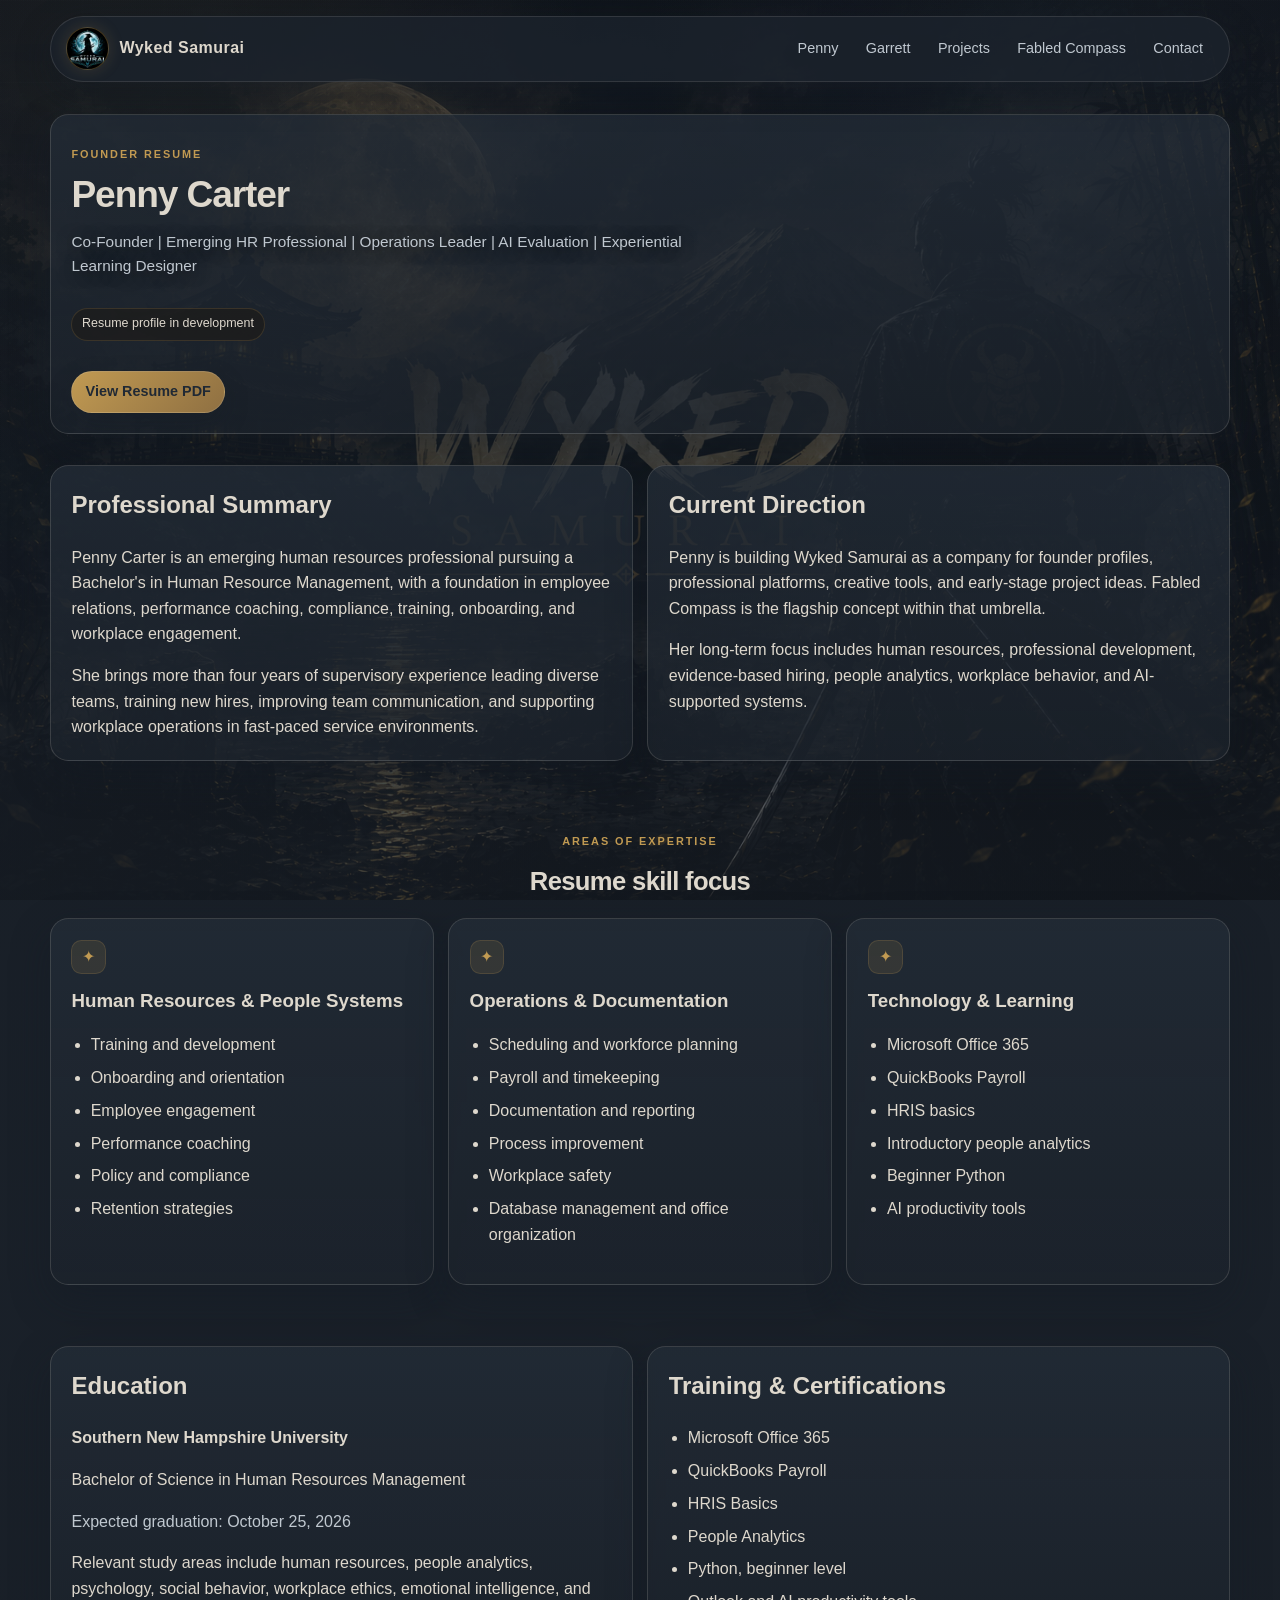
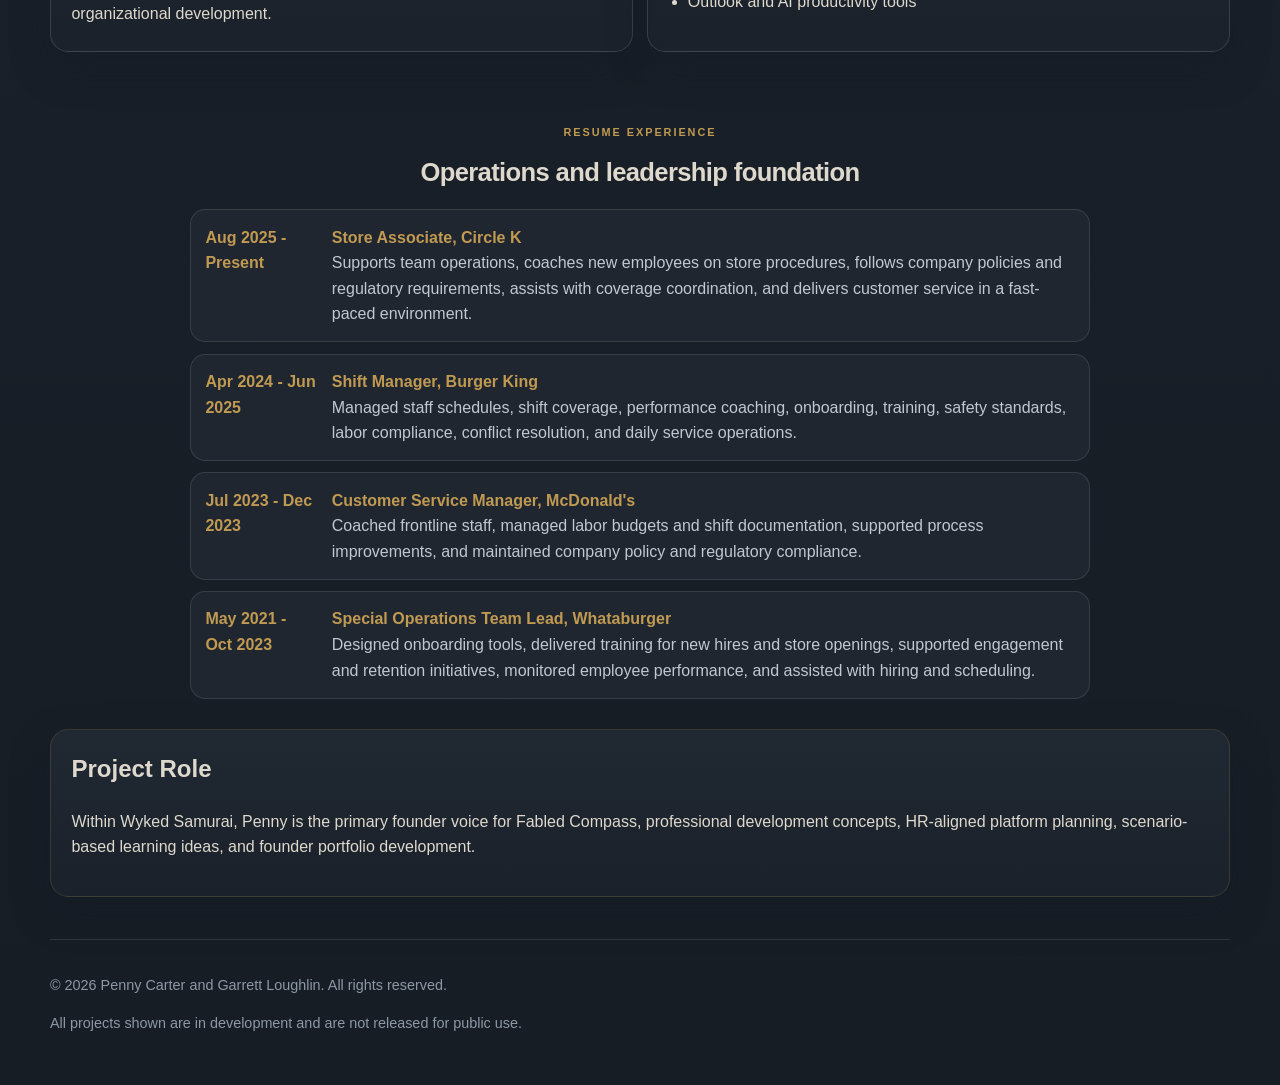
<file: founders/penny.html>
<!DOCTYPE html>
<html lang="en">
<head>
  <meta charset="UTF-8" />
  <meta name="viewport" content="width=device-width, initial-scale=1.0" />
  <title>Penny Carter | Wyked Samurai</title>
  <link rel="stylesheet" href="../assets/styles.css" />
</head>
<body>
  <header class="site-header">
    <a class="brand" href="../index.html">Wyked Samurai</a>
    <nav>
      <a href="penny.html">Penny</a>
      <a href="garrett.html">Garrett</a>
      <a href="../projects/index.html">Projects</a>
      <a href="https://fabled-compass.vercel.app/">Fabled Compass</a>
      <a href="../contact.html">Contact</a>
    </nav>
  </header>

  <main>
    <section class="page-title">
      <p class="eyebrow">Founder Resume</p>
      <h1>Penny Carter</h1>
      <p class="lead">Co-Founder | Emerging HR Professional | Operations Leader | AI Evaluation | Experiential Learning Designer</p>
      <p class="status-pill">Resume profile in development</p>
      <div class="button-row">
        <a class="button primary" href="../assets/Penny-Carter-Resume.pdf">View Resume PDF</a>
      </div>
    </section>

    <section class="grid two">
      <article class="card">
        <h2>Professional Summary</h2>
        <p>Penny Carter is an emerging human resources professional pursuing a Bachelor's in Human Resource Management, with a foundation in employee relations, performance coaching, compliance, training, onboarding, and workplace engagement.</p>
        <p>She brings more than four years of supervisory experience leading diverse teams, training new hires, improving team communication, and supporting workplace operations in fast-paced service environments.</p>
      </article>
      <article class="card">
        <h2>Current Direction</h2>
        <p>Penny is building Wyked Samurai as a company for founder profiles, professional platforms, creative tools, and early-stage project ideas. Fabled Compass is the flagship concept within that umbrella.</p>
        <p>Her long-term focus includes human resources, professional development, evidence-based hiring, people analytics, workplace behavior, and AI-supported systems.</p>
      </article>
    </section>

    <section>
      <div class="section-heading">
        <p class="eyebrow">Areas of Expertise</p>
        <h2>Resume skill focus</h2>
      </div>
      <div class="grid three">
        <article class="card icon-card">
          <h3>Human Resources & People Systems</h3>
          <ul class="content-list">
            <li>Training and development</li>
            <li>Onboarding and orientation</li>
            <li>Employee engagement</li>
            <li>Performance coaching</li>
            <li>Policy and compliance</li>
            <li>Retention strategies</li>
          </ul>
        </article>
        <article class="card icon-card">
          <h3>Operations & Documentation</h3>
          <ul class="content-list">
            <li>Scheduling and workforce planning</li>
            <li>Payroll and timekeeping</li>
            <li>Documentation and reporting</li>
            <li>Process improvement</li>
            <li>Workplace safety</li>
            <li>Database management and office organization</li>
          </ul>
        </article>
        <article class="card icon-card">
          <h3>Technology & Learning</h3>
          <ul class="content-list">
            <li>Microsoft Office 365</li>
            <li>QuickBooks Payroll</li>
            <li>HRIS basics</li>
            <li>Introductory people analytics</li>
            <li>Beginner Python</li>
            <li>AI productivity tools</li>
          </ul>
        </article>
      </div>
    </section>

    <section class="grid two">
      <article class="card">
        <h2>Education</h2>
        <p><strong>Southern New Hampshire University</strong></p>
        <p>Bachelor of Science in Human Resources Management</p>
        <p class="muted">Expected graduation: October 25, 2026</p>
        <p>Relevant study areas include human resources, people analytics, psychology, social behavior, workplace ethics, emotional intelligence, and organizational development.</p>
      </article>
      <article class="card">
        <h2>Training & Certifications</h2>
        <ul class="content-list">
          <li>Microsoft Office 365</li>
          <li>QuickBooks Payroll</li>
          <li>HRIS Basics</li>
          <li>People Analytics</li>
          <li>Python, beginner level</li>
          <li>Outlook and AI productivity tools</li>
        </ul>
      </article>
    </section>

    <section>
      <div class="section-heading">
        <p class="eyebrow">Resume Experience</p>
        <h2>Operations and leadership foundation</h2>
      </div>
      <div class="timeline">
        <div class="timeline-item">
          <strong>Aug 2025 - Present</strong>
          <p><strong>Store Associate, Circle K</strong><br />Supports team operations, coaches new employees on store procedures, follows company policies and regulatory requirements, assists with coverage coordination, and delivers customer service in a fast-paced environment.</p>
        </div>
        <div class="timeline-item">
          <strong>Apr 2024 - Jun 2025</strong>
          <p><strong>Shift Manager, Burger King</strong><br />Managed staff schedules, shift coverage, performance coaching, onboarding, training, safety standards, labor compliance, conflict resolution, and daily service operations.</p>
        </div>
        <div class="timeline-item">
          <strong>Jul 2023 - Dec 2023</strong>
          <p><strong>Customer Service Manager, McDonald's</strong><br />Coached frontline staff, managed labor budgets and shift documentation, supported process improvements, and maintained company policy and regulatory compliance.</p>
        </div>
        <div class="timeline-item">
          <strong>May 2021 - Oct 2023</strong>
          <p><strong>Special Operations Team Lead, Whataburger</strong><br />Designed onboarding tools, delivered training for new hires and store openings, supported engagement and retention initiatives, monitored employee performance, and assisted with hiring and scheduling.</p>
        </div>
      </div>
    </section>

    <section class="ip-block">
      <h2>Project Role</h2>
      <p>Within Wyked Samurai, Penny is the primary founder voice for Fabled Compass, professional development concepts, HR-aligned platform planning, scenario-based learning ideas, and founder portfolio development.</p>
    </section>
  </main>

  <footer>
    <p>© 2026 Penny Carter and Garrett Loughlin. All rights reserved.</p>
    <p>All projects shown are in development and are not released for public use.</p>
  </footer>
</body>
</html>
</file>
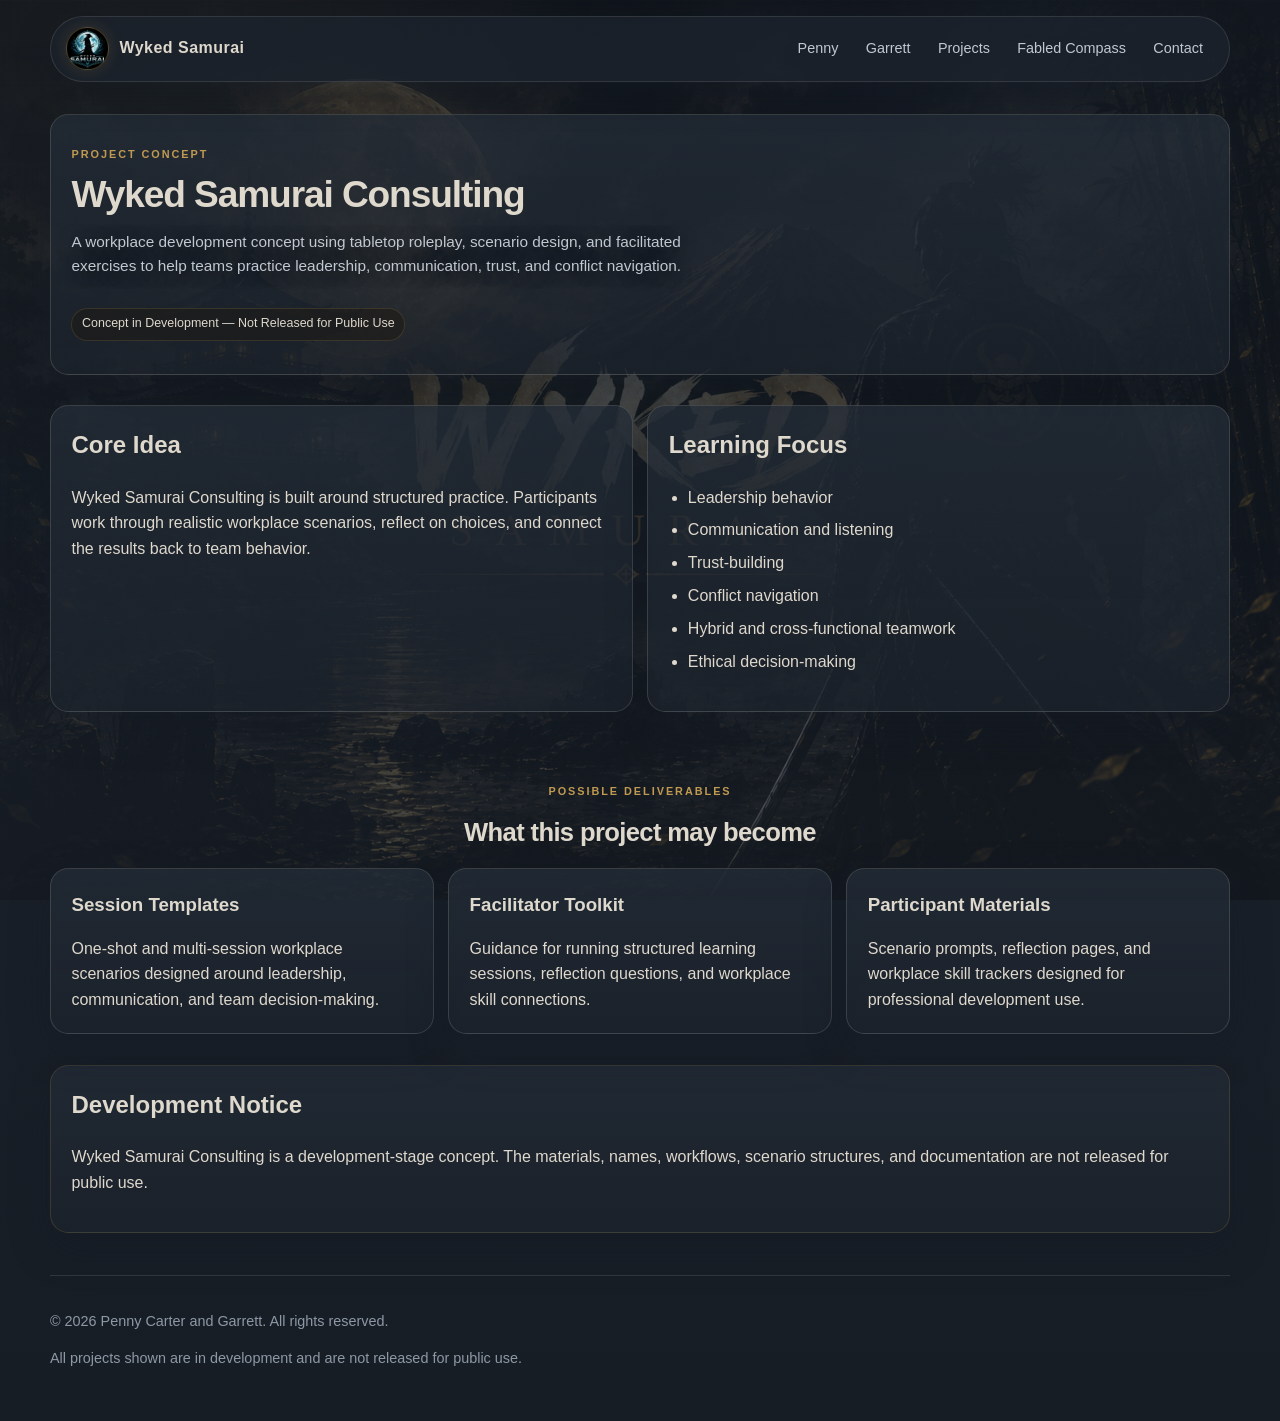
<file: projects/consulting.html>
<!DOCTYPE html>
<html lang="en">
<head>
  <meta charset="UTF-8" />
  <meta name="viewport" content="width=device-width, initial-scale=1.0" />
  <title>Wyked Samurai Consulting | Wyked Samurai</title>
  <link rel="stylesheet" href="../assets/styles.css" />
</head>
<body>
  <header class="site-header">
    <a class="brand" href="../index.html">Wyked Samurai</a>
    <nav>
      <a href="../founders/penny.html">Penny</a>
      <a href="../founders/garrett.html">Garrett</a>
      <a href="index.html">Projects</a>
      <a href="https://fabled-compass.vercel.app/">Fabled Compass</a>
      <a href="../contact.html">Contact</a>
    </nav>
  </header>

  <main>
    <section class="page-title">
      <p class="eyebrow">Project Concept</p>
      <h1>Wyked Samurai Consulting</h1>
      <p class="lead">A workplace development concept using tabletop roleplay, scenario design, and facilitated exercises to help teams practice leadership, communication, trust, and conflict navigation.</p>
      <p class="status-pill">Concept in Development — Not Released for Public Use</p>
    </section>

    <section class="grid two">
      <article class="card">
        <h2>Core Idea</h2>
        <p>Wyked Samurai Consulting is built around structured practice. Participants work through realistic workplace scenarios, reflect on choices, and connect the results back to team behavior.</p>
      </article>
      <article class="card">
        <h2>Learning Focus</h2>
        <ul class="content-list">
          <li>Leadership behavior</li>
          <li>Communication and listening</li>
          <li>Trust-building</li>
          <li>Conflict navigation</li>
          <li>Hybrid and cross-functional teamwork</li>
          <li>Ethical decision-making</li>
        </ul>
      </article>
    </section>

    <section>
      <div class="section-heading">
        <p class="eyebrow">Possible Deliverables</p>
        <h2>What this project may become</h2>
      </div>
      <div class="grid three">
        <article class="card">
          <h3>Session Templates</h3>
          <p>One-shot and multi-session workplace scenarios designed around leadership, communication, and team decision-making.</p>
        </article>
        <article class="card">
          <h3>Facilitator Toolkit</h3>
          <p>Guidance for running structured learning sessions, reflection questions, and workplace skill connections.</p>
        </article>
        <article class="card">
          <h3>Participant Materials</h3>
          <p>Scenario prompts, reflection pages, and workplace skill trackers designed for professional development use.</p>
        </article>
      </div>
    </section>

    <section class="ip-block">
      <h2>Development Notice</h2>
      <p>Wyked Samurai Consulting is a development-stage concept. The materials, names, workflows, scenario structures, and documentation are not released for public use.</p>
    </section>
  </main>

  <footer>
    <p>© 2026 Penny Carter and Garrett. All rights reserved.</p>
    <p>All projects shown are in development and are not released for public use.</p>
  </footer>
</body>
</html>
</file>
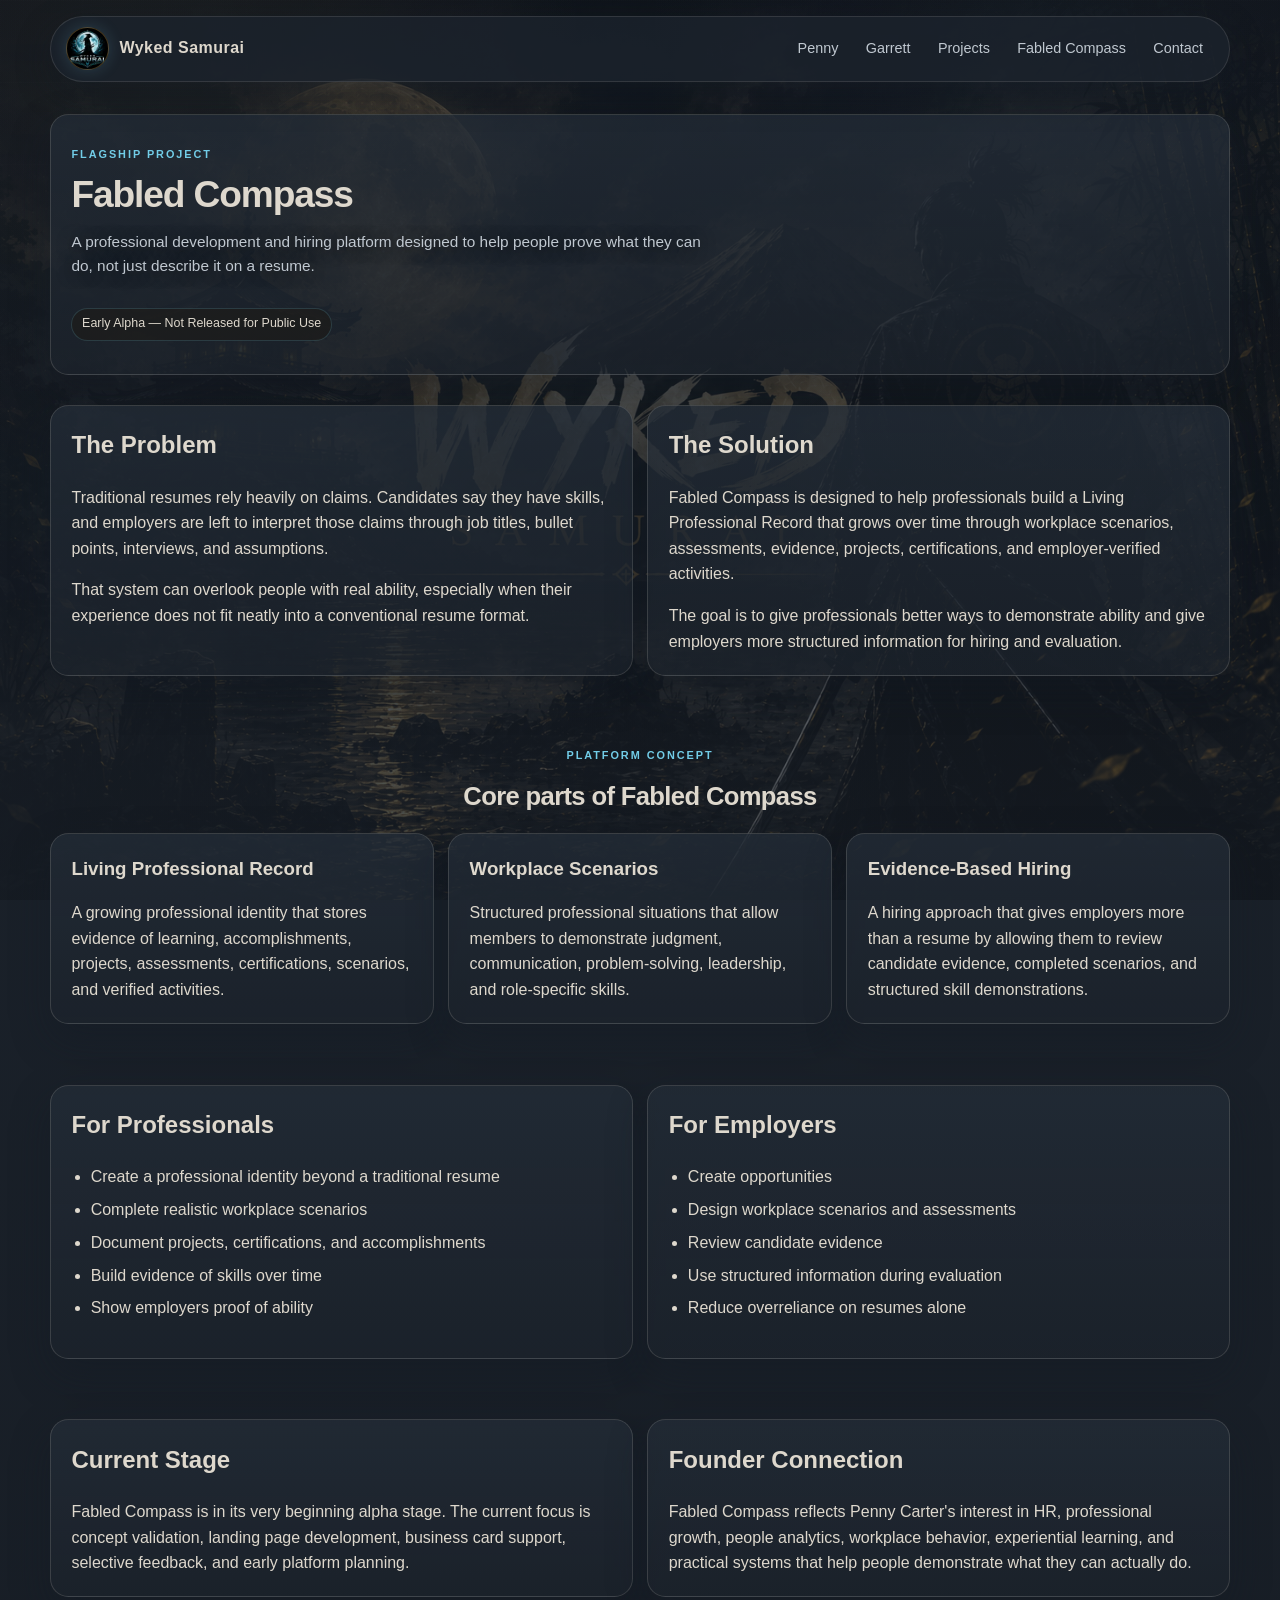
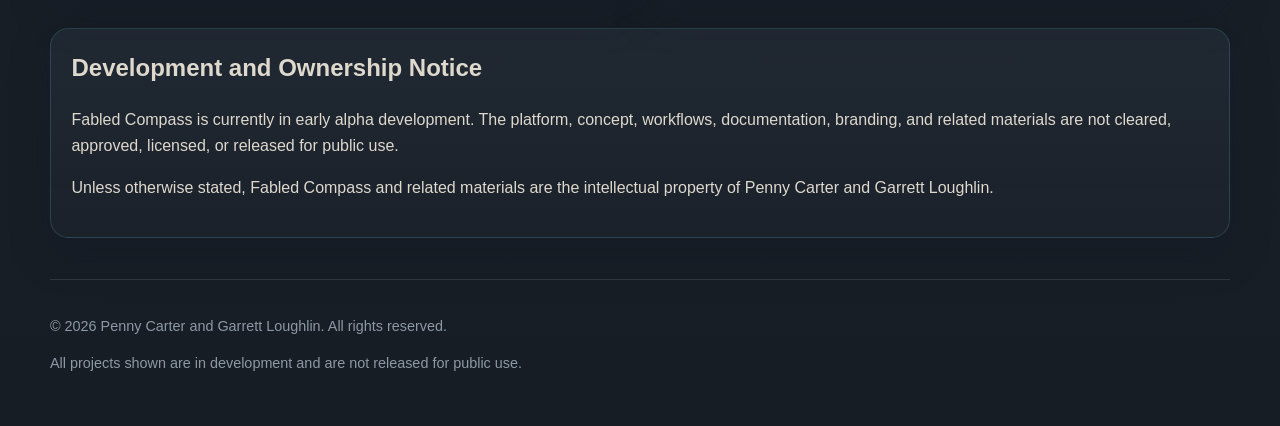
<file: projects/fabled-compass.html>
<!DOCTYPE html>
<html lang="en">
<head>
  <meta charset="UTF-8" />
  <meta name="viewport" content="width=device-width, initial-scale=1.0" />
  <title>Fabled Compass | Wyked Samurai</title>
  <link rel="stylesheet" href="../assets/styles.css" />
</head>
<body class="fabled-compass">
  <header class="site-header">
    <a class="brand" href="../index.html">Wyked Samurai</a>
    <nav>
      <a href="../founders/penny.html">Penny</a>
      <a href="../founders/garrett.html">Garrett</a>
      <a href="index.html">Projects</a>
      <a href="fabled-compass.html">Fabled Compass</a>
      <a href="../contact.html">Contact</a>
    </nav>
  </header>

  <main>
    <section class="page-title">
      <p class="eyebrow">Flagship Project</p>
      <h1>Fabled Compass</h1>
      <p class="lead">A professional development and hiring platform designed to help people prove what they can do, not just describe it on a resume.</p>
      <p class="status-pill">Early Alpha — Not Released for Public Use</p>
    </section>

    <section class="grid two">
      <article class="card">
        <h2>The Problem</h2>
        <p>Traditional resumes rely heavily on claims. Candidates say they have skills, and employers are left to interpret those claims through job titles, bullet points, interviews, and assumptions.</p>
        <p>That system can overlook people with real ability, especially when their experience does not fit neatly into a conventional resume format.</p>
      </article>
      <article class="card">
        <h2>The Solution</h2>
        <p>Fabled Compass is designed to help professionals build a Living Professional Record that grows over time through workplace scenarios, assessments, evidence, projects, certifications, and employer-verified activities.</p>
        <p>The goal is to give professionals better ways to demonstrate ability and give employers more structured information for hiring and evaluation.</p>
      </article>
    </section>

    <section>
      <div class="section-heading">
        <p class="eyebrow">Platform Concept</p>
        <h2>Core parts of Fabled Compass</h2>
      </div>
      <div class="grid three">
        <article class="card">
          <h3>Living Professional Record</h3>
          <p>A growing professional identity that stores evidence of learning, accomplishments, projects, assessments, certifications, scenarios, and verified activities.</p>
        </article>
        <article class="card">
          <h3>Workplace Scenarios</h3>
          <p>Structured professional situations that allow members to demonstrate judgment, communication, problem-solving, leadership, and role-specific skills.</p>
        </article>
        <article class="card">
          <h3>Evidence-Based Hiring</h3>
          <p>A hiring approach that gives employers more than a resume by allowing them to review candidate evidence, completed scenarios, and structured skill demonstrations.</p>
        </article>
      </div>
    </section>

    <section class="grid two">
      <article class="card">
        <h2>For Professionals</h2>
        <ul class="content-list">
          <li>Create a professional identity beyond a traditional resume</li>
          <li>Complete realistic workplace scenarios</li>
          <li>Document projects, certifications, and accomplishments</li>
          <li>Build evidence of skills over time</li>
          <li>Show employers proof of ability</li>
        </ul>
      </article>
      <article class="card">
        <h2>For Employers</h2>
        <ul class="content-list">
          <li>Create opportunities</li>
          <li>Design workplace scenarios and assessments</li>
          <li>Review candidate evidence</li>
          <li>Use structured information during evaluation</li>
          <li>Reduce overreliance on resumes alone</li>
        </ul>
      </article>
    </section>

    <section class="grid two">
      <article class="card">
        <h2>Current Stage</h2>
        <p>Fabled Compass is in its very beginning alpha stage. The current focus is concept validation, landing page development, business card support, selective feedback, and early platform planning.</p>
      </article>
      <article class="card">
        <h2>Founder Connection</h2>
        <p>Fabled Compass reflects Penny Carter's interest in HR, professional growth, people analytics, workplace behavior, experiential learning, and practical systems that help people demonstrate what they can actually do.</p>
      </article>
    </section>

    <section class="ip-block">
      <h2>Development and Ownership Notice</h2>
      <p>Fabled Compass is currently in early alpha development. The platform, concept, workflows, documentation, branding, and related materials are not cleared, approved, licensed, or released for public use.</p>
      <p>Unless otherwise stated, Fabled Compass and related materials are the intellectual property of Penny Carter and Garrett Loughlin.</p>
    </section>
  </main>

  <footer>
    <p>© 2026 Penny Carter and Garrett Loughlin. All rights reserved.</p>
    <p>All projects shown are in development and are not released for public use.</p>
  </footer>
</body>
</html>
</file>
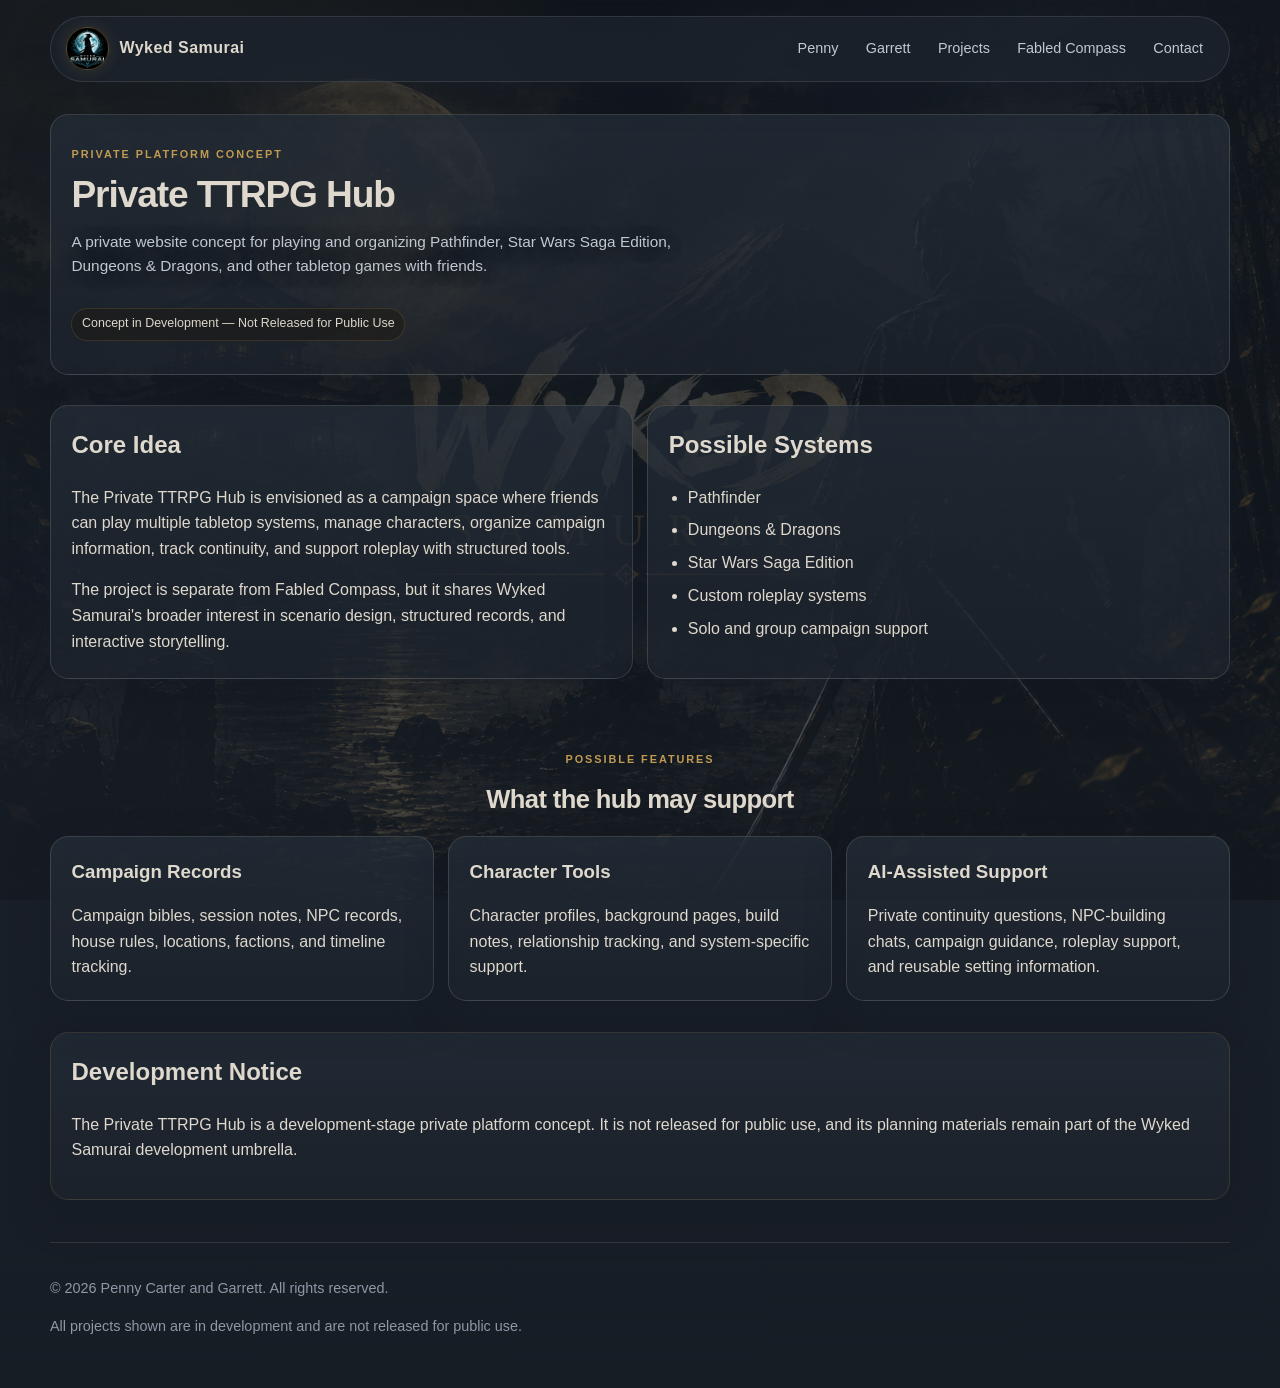
<file: projects/ttrpg-hub.html>
<!DOCTYPE html>
<html lang="en">
<head>
  <meta charset="UTF-8" />
  <meta name="viewport" content="width=device-width, initial-scale=1.0" />
  <title>Private TTRPG Hub | Wyked Samurai</title>
  <link rel="stylesheet" href="../assets/styles.css" />
</head>
<body>
  <header class="site-header">
    <a class="brand" href="../index.html">Wyked Samurai</a>
    <nav>
      <a href="../founders/penny.html">Penny</a>
      <a href="../founders/garrett.html">Garrett</a>
      <a href="index.html">Projects</a>
      <a href="https://fabled-compass.vercel.app/">Fabled Compass</a>
      <a href="../contact.html">Contact</a>
    </nav>
  </header>

  <main>
    <section class="page-title">
      <p class="eyebrow">Private Platform Concept</p>
      <h1>Private TTRPG Hub</h1>
      <p class="lead">A private website concept for playing and organizing Pathfinder, Star Wars Saga Edition, Dungeons & Dragons, and other tabletop games with friends.</p>
      <p class="status-pill">Concept in Development — Not Released for Public Use</p>
    </section>

    <section class="grid two">
      <article class="card">
        <h2>Core Idea</h2>
        <p>The Private TTRPG Hub is envisioned as a campaign space where friends can play multiple tabletop systems, manage characters, organize campaign information, track continuity, and support roleplay with structured tools.</p>
        <p>The project is separate from Fabled Compass, but it shares Wyked Samurai's broader interest in scenario design, structured records, and interactive storytelling.</p>
      </article>
      <article class="card">
        <h2>Possible Systems</h2>
        <ul class="content-list">
          <li>Pathfinder</li>
          <li>Dungeons & Dragons</li>
          <li>Star Wars Saga Edition</li>
          <li>Custom roleplay systems</li>
          <li>Solo and group campaign support</li>
        </ul>
      </article>
    </section>

    <section>
      <div class="section-heading">
        <p class="eyebrow">Possible Features</p>
        <h2>What the hub may support</h2>
      </div>
      <div class="grid three">
        <article class="card">
          <h3>Campaign Records</h3>
          <p>Campaign bibles, session notes, NPC records, house rules, locations, factions, and timeline tracking.</p>
        </article>
        <article class="card">
          <h3>Character Tools</h3>
          <p>Character profiles, background pages, build notes, relationship tracking, and system-specific support.</p>
        </article>
        <article class="card">
          <h3>AI-Assisted Support</h3>
          <p>Private continuity questions, NPC-building chats, campaign guidance, roleplay support, and reusable setting information.</p>
        </article>
      </div>
    </section>

    <section class="ip-block">
      <h2>Development Notice</h2>
      <p>The Private TTRPG Hub is a development-stage private platform concept. It is not released for public use, and its planning materials remain part of the Wyked Samurai development umbrella.</p>
    </section>
  </main>

  <footer>
    <p>© 2026 Penny Carter and Garrett. All rights reserved.</p>
    <p>All projects shown are in development and are not released for public use.</p>
  </footer>
</body>
</html>
</file>
<file: assets/styles-crisp.css>
:root {
  --bg: #1b222b;
  --bg-deep: #171d25;
  --panel: rgba(28,35,44,.82);
  --panel-strong: rgba(35,44,55,.88);
  --text: #ded8cd;
  --muted: #c0c8d0;
  --quiet: #8d98a5;
  --accent: #c19a52;
  --accent-2: #8f7042;
  --accent-soft: rgba(193,154,82,.13);
  --accent-glow: rgba(193,154,82,.18);
  --product-cyan: #72cde8;
  --steel: #60758a;
  --burgundy: #8e374a;
  --jade: #4b8a73;
  --line: rgba(222,216,205,.13);
  --shadow: rgba(18,27,36,.42);
}

body.fabled-compass {
  --accent: #72cde8;
  --accent-2: #5da8c8;
  --accent-soft: rgba(114,205,232,.12);
  --accent-glow: rgba(114,205,232,.18);
}

* { box-sizing: border-box; }
html { scroll-behavior: smooth; }

body {
  margin: 0;
  font-family: Inter, Arial, Helvetica, sans-serif;
  color: var(--text);
  line-height: 1.6;
  background:
    radial-gradient(circle at 14% 10%, rgba(193,154,82,.10), transparent 26rem),
    radial-gradient(circle at 85% 8%, rgba(96,117,138,.16), transparent 28rem),
    linear-gradient(180deg, var(--bg) 0%, #202934 46%, var(--bg-deep) 100%);
  overflow-x: hidden;
}

body::before {
  content: "";
  position: fixed;
  inset: 0;
  pointer-events: none;
  z-index: -1;
  background-image:
    linear-gradient(rgba(222,216,205,.024) 1px, transparent 1px),
    linear-gradient(90deg, rgba(222,216,205,.018) 1px, transparent 1px);
  background-size: 82px 82px;
  mask-image: linear-gradient(to bottom, #111, transparent 80%);
}

body::after { display: none; }

.site-header {
  width: min(1180px, calc(100% - 2rem));
  margin: 1rem auto 0;
  display: flex;
  align-items: center;
  justify-content: space-between;
  gap: 1rem;
  padding: .65rem .95rem;
  border: 1px solid var(--line);
  background: rgba(28,35,44,.88);
  position: sticky;
  top: 1rem;
  z-index: 10;
  border-radius: 999px;
  box-shadow: 0 12px 34px var(--shadow);
}

.brand {
  color: var(--text);
  font-weight: 900;
  text-decoration: none;
  letter-spacing: .03em;
  white-space: nowrap;
}

.brand::before {
  content: "";
  display: inline-block;
  vertical-align: middle;
  width: 2.55rem;
  height: 2.55rem;
  margin-right: .65rem;
  border-radius: 50%;
  background: url("wyked-samurai-logo-400.webp") center/cover no-repeat;
  border: 1px solid rgba(193,154,82,.35);
  box-shadow: 0 0 16px var(--accent-glow);
}

nav { display: flex; gap: .35rem; flex-wrap: wrap; }
nav a { color: var(--muted); text-decoration: none; font-size: .9rem; padding: .4rem .68rem; border-radius: 999px; }
nav a:hover { background: rgba(222,216,205,.07); color: var(--text); text-decoration: none; }
a { color: var(--accent); text-decoration: none; }
a:hover { text-decoration: underline; }
main { width: min(1180px, calc(100% - 2rem)); margin: 0 auto; }

.hero {
  position: relative;
  overflow: hidden;
  display: grid;
  grid-template-columns: minmax(0, 1.08fr) minmax(300px, .92fr);
  gap: clamp(1rem, 3vw, 2.2rem);
  align-items: center;
  margin-top: 1.25rem;
  padding: clamp(1.65rem, 3.5vw, 2.85rem) clamp(1rem, 2.8vw, 1.7rem);
  border: 1px solid rgba(222,216,205,.16);
  border-radius: 1.35rem;
  background:
    radial-gradient(circle at 8% 12%, rgba(193,154,82,.13), transparent 22rem),
    linear-gradient(135deg, rgba(35,44,55,.92), rgba(18,24,31,.88));
  box-shadow: 0 18px 44px var(--shadow);
}

.hero::before {
  content: "";
  position: absolute;
  inset: 0;
  background:
    linear-gradient(115deg, transparent 0 20%, rgba(193,154,82,.07) 20.2%, transparent 20.6% 48%, rgba(222,216,205,.04) 48.2%, transparent 48.6%);
  opacity: .55;
  pointer-events: none;
}
.hero > * { position: relative; }
.hero::after { display: none; }

.hero-copy { max-width: 650px; }
.hero h1, .page-title h1 { max-width: 760px; font-size: clamp(1.8rem, 2.9vw, 2.85rem); line-height: 1.08; letter-spacing: -.03em; margin: .25rem 0 .75rem; }
.hero h1 span { color: var(--accent); }
.lead { max-width: 650px; color: var(--muted); font-size: clamp(.96rem, 1.08vw, 1.03rem); }
.eyebrow { color: var(--accent); text-transform: uppercase; letter-spacing: .18em; font-size: .68rem; font-weight: 900; }
.button-row { display: flex; flex-wrap: wrap; gap: .65rem; margin-top: 1.1rem; }
.button { display: inline-flex; align-items: center; justify-content: center; min-height: 2.35rem; padding: .54rem .82rem; border-radius: 999px; border: 1px solid var(--line); font-weight: 800; font-size: .9rem; }
.button.primary { background: linear-gradient(135deg, var(--accent), var(--accent-2)); color: #202934; border-color: rgba(222,216,205,.18); box-shadow: 0 10px 24px rgba(18,27,36,.25); }
.button.secondary { background: rgba(222,216,205,.065); color: var(--text); }
.button:hover { transform: translateY(-1px); text-decoration: none; }
.notice, .status-pill { display: inline-flex; width: fit-content; margin-top: .85rem; padding: .34rem .6rem; background: rgba(30,27,22,.54); border: 1px solid var(--accent-glow); color: var(--text); border-radius: 999px; font-size: .78rem; }

.hero-panel, .card, .ip-block, .page-title, .story-panel {
  background: linear-gradient(180deg, var(--panel-strong), var(--panel));
  border: 1px solid rgba(222,216,205,.16);
  border-radius: 1.15rem;
  padding: clamp(.95rem, 1.6vw, 1.35rem);
  box-shadow: 0 16px 38px var(--shadow);
}

.hero-panel { position: relative; overflow: hidden; }
.hero-panel::before { content: ""; position: absolute; width: 12rem; height: 12rem; right: -5rem; top: -5rem; border-radius: 50%; background: radial-gradient(circle, var(--accent-soft), transparent 68%); }
.hero-panel h2, .card h2, .ip-block h2, .story-panel h2 { margin-top: 0; }
.hero-panel p, .muted, .role { color: var(--muted); }

.brand-showcase { width: min(190px, 50%); display: block; margin: 0 0 .75rem; border-radius: .85rem; border: 1px solid var(--line); box-shadow: 0 12px 30px var(--shadow); }
.crest-mark { display: none; }

.stat-list { display: grid; gap: .55rem; margin-top: .75rem; }
.stat { padding: .68rem; border: 1px solid rgba(222,216,205,.11); border-radius: .78rem; background: rgba(222,216,205,.04); }
.stat strong { display: block; color: var(--text); }
.stat span { color: var(--muted); font-size: .86rem; }
.metric-row { display: grid; grid-template-columns: repeat(4, minmax(0, 1fr)); gap: .9rem; margin-top: 1.35rem; }
.metric { min-height: 5.65rem; display: grid; place-items: center; text-align: center; border: 1px solid var(--accent-glow); border-radius: .95rem; background: rgba(193,154,82,.13); box-shadow: 0 10px 24px rgba(18,27,36,.18); }
.metric strong { display: block; font-size: 1.2rem; color: var(--accent); }
.metric span { color: var(--muted); font-size: .74rem; text-transform: uppercase; letter-spacing: .08em; }

section { padding: 1.9rem 0; }
.section-heading { margin-bottom: 1rem; text-align: center; }
.section-heading h2 { font-size: clamp(1.35rem, 2vw, 1.9rem); letter-spacing: -.025em; margin: 0; }
.section-heading p:last-child { color: var(--muted); max-width: 740px; margin: .5rem auto 0; }
.grid { display: grid; gap: .9rem; }
.grid.two { grid-template-columns: repeat(2, minmax(0, 1fr)); }
.grid.three { grid-template-columns: repeat(3, minmax(0, 1fr)); }
.grid.four { grid-template-columns: repeat(4, minmax(0, 1fr)); }
.card { transition: transform 160ms ease, border-color 160ms ease, box-shadow 160ms ease; }
.card:hover { transform: translateY(-2px); border-color: var(--accent-glow); box-shadow: 0 16px 38px var(--shadow); }
.card h3 { margin: 0 0 .45rem; }
.card p:last-child { margin-bottom: 0; }
.profile-card { min-height: 220px; }
.page-title { margin-top: 2rem; }
.content-list { padding-left: 1.2rem; }
.content-list li { margin-bottom: .45rem; }
.icon-card::before { content: "✦"; display: grid; place-items: center; width: 2.05rem; height: 2.05rem; border-radius: .65rem; margin-bottom: .75rem; color: var(--accent); background: var(--accent-soft); border: 1px solid var(--accent-glow); }
.kicker-row { display: flex; flex-wrap: wrap; gap: .55rem; margin-top: 1rem; }
.kicker { border: 1px solid var(--line); color: var(--muted); border-radius: 999px; padding: .34rem .6rem; font-size: .82rem; }
.ip-block { border-color: var(--accent-glow); }

.story-panel { max-width: 980px; margin: 0 auto; }
.story-panel p { color: var(--muted); }
.story-panel .large-line { color: var(--text); font-size: clamp(1.12rem, 1.65vw, 1.45rem); line-height: 1.38; margin: .25rem 0 .85rem; }

.project-card.fabled { border-color: rgba(114,205,232,.28); }
.project-card.fabled .eyebrow, .project-card.fabled a { color: var(--product-cyan); }
.project-card.consulting { border-color: rgba(142,55,74,.28); }
.project-card.ttrpg { border-color: rgba(75,138,115,.28); }

.timeline { display: grid; gap: .7rem; max-width: 900px; margin: 0 auto; }
.timeline-item { display: grid; grid-template-columns: 7rem 1fr; gap: .9rem; align-items: start; padding: .9rem; border: 1px solid var(--line); border-radius: .95rem; background: rgba(36,45,56,.62); }
.timeline-item strong { color: var(--accent); }
.timeline-item p { margin: 0; color: var(--muted); }

footer { width: min(1180px, calc(100% - 2rem)); margin: 2.6rem auto 1rem; padding: 1.25rem 0; border-top: 1px solid var(--line); color: var(--quiet); font-size: .9rem; }

@media (max-width: 920px) {
  .site-header { align-items: flex-start; flex-direction: column; border-radius: 1.2rem; top: .5rem; }
  .hero { grid-template-columns: 1fr; padding-top: 1.5rem; }
  .grid.two, .grid.three, .grid.four, .metric-row { grid-template-columns: 1fr; }
  .metric { min-height: auto; padding: 1rem; }
  .timeline-item { grid-template-columns: 1fr; }
}
</file>
<file: assets/background.css>
body {
  background:
    linear-gradient(180deg, rgba(23,29,37,.22) 0%, rgba(23,29,37,.38) 48%, rgba(23,29,37,.72) 100%),
    url("WSBG-gold.webp") top center / cover no-repeat,
    var(--bg-deep) !important;
}

body::before {
  background: linear-gradient(90deg, rgba(23,29,37,.58) 0%, rgba(23,29,37,.25) 48%, rgba(23,29,37,.06) 100%) !important;
  background-size: auto !important;
  mask-image: none !important;
}

body::after {
  content: "" !important;
  position: fixed;
  inset: 0;
  pointer-events: none;
  z-index: -1;
  display: block !important;
  background: radial-gradient(circle at 18% 10%, rgba(193,154,82,.08), transparent 22rem) !important;
}

.hero {
  background: linear-gradient(90deg, rgba(18,24,31,.76) 0%, rgba(18,24,31,.50) 50%, rgba(18,24,31,.12) 100%) !important;
}

.hero::before,
.hero::after {
  display: none !important;
}

.hero h1,
.lead {
  text-shadow: 0 2px 16px rgba(0,0,0,.55);
}
</file>
<file: assets/background-visible.css>
body {
  background:
    linear-gradient(180deg, rgba(23,29,37,.54) 0%, rgba(27,34,43,.64) 46%, rgba(23,29,37,.78) 100%),
    linear-gradient(90deg, rgba(23,29,37,.54) 0%, rgba(23,29,37,.34) 44%, rgba(23,29,37,.20) 100%),
    url("WSBG.png") top center / cover fixed no-repeat,
    #171d25 !important;
}

body::before {
  content: "" !important;
  position: fixed;
  inset: 0;
  pointer-events: none;
  z-index: -1;
  display: block !important;
  background:
    radial-gradient(circle at 14% 10%, rgba(193,154,82,.06), transparent 26rem),
    radial-gradient(circle at 85% 8%, rgba(96,117,138,.08), transparent 28rem),
    rgba(23,29,37,.08) !important;
}

body::after {
  content: "" !important;
  position: fixed;
  inset: 0;
  pointer-events: none;
  z-index: -1;
  display: block !important;
  background-image:
    linear-gradient(rgba(222,216,205,.012) 1px, transparent 1px),
    linear-gradient(90deg, rgba(222,216,205,.008) 1px, transparent 1px) !important;
  background-size: 82px 82px !important;
  mask-image: linear-gradient(to bottom, #111, transparent 78%) !important;
}

.site-header {
  background: rgba(28,35,44,.82) !important;
}

.hero {
  min-height: auto !important;
  align-items: center;
  background: linear-gradient(90deg, rgba(18,24,31,.72) 0%, rgba(18,24,31,.58) 48%, rgba(18,24,31,.44) 100%) !important;
}

.hero::before,
.hero::after {
  display: none !important;
}

.hero-panel,
.card,
.ip-block,
.page-title,
.story-panel {
  background: linear-gradient(180deg, rgba(35,44,55,.78), rgba(28,35,44,.72)) !important;
}

.hero h1,
.lead {
  text-shadow: 0 2px 16px rgba(0,0,0,.68);
}

.metric-row {
  margin-top: 1.35rem !important;
}

@media (max-width: 920px) {
  body {
    background:
      linear-gradient(180deg, rgba(23,29,37,.66) 0%, rgba(27,34,43,.76) 46%, rgba(23,29,37,.86) 100%),
      url("WSBG.png") top center / auto 100vh no-repeat,
      #171d25 !important;
  }
}
</file>
<file: assets/styles.css>
@import url("styles-crisp.css");
@import url("background-visible.css");

/* Experience Block Styling */
.experience-block {
  margin-bottom: 2rem;
  padding: 1.5rem;
  background: rgba(255, 255, 255, 0.05);
  border: 1px solid rgba(255, 255, 255, 0.1);
  border-radius: 8px;
}

.exp-header {
  display: flex;
  justify-content: space-between;
  align-items: baseline;
  margin-bottom: 0.25rem;
  gap: 2rem;
}

.exp-header h3 {
  margin: 0;
  font-size: 1.1rem;
  font-weight: 700;
  text-transform: uppercase;
  letter-spacing: 0.5px;
}

.exp-dates {
  margin: 0;
  font-size: 0.9rem;
  color: #999;
  white-space: nowrap;
  flex-shrink: 0;
}

.exp-company {
  margin: 0.5rem 0 0.75rem 0;
  font-size: 0.95rem;
  color: #aaa;
}

.content-list.compact {
  margin: 0;
  padding-left: 1.5rem;
}

.content-list.compact li {
  margin-bottom: 0.5rem;
  line-height: 1.6;
}

.content-list.compact li:last-child {
  margin-bottom: 0;
}
</file>
